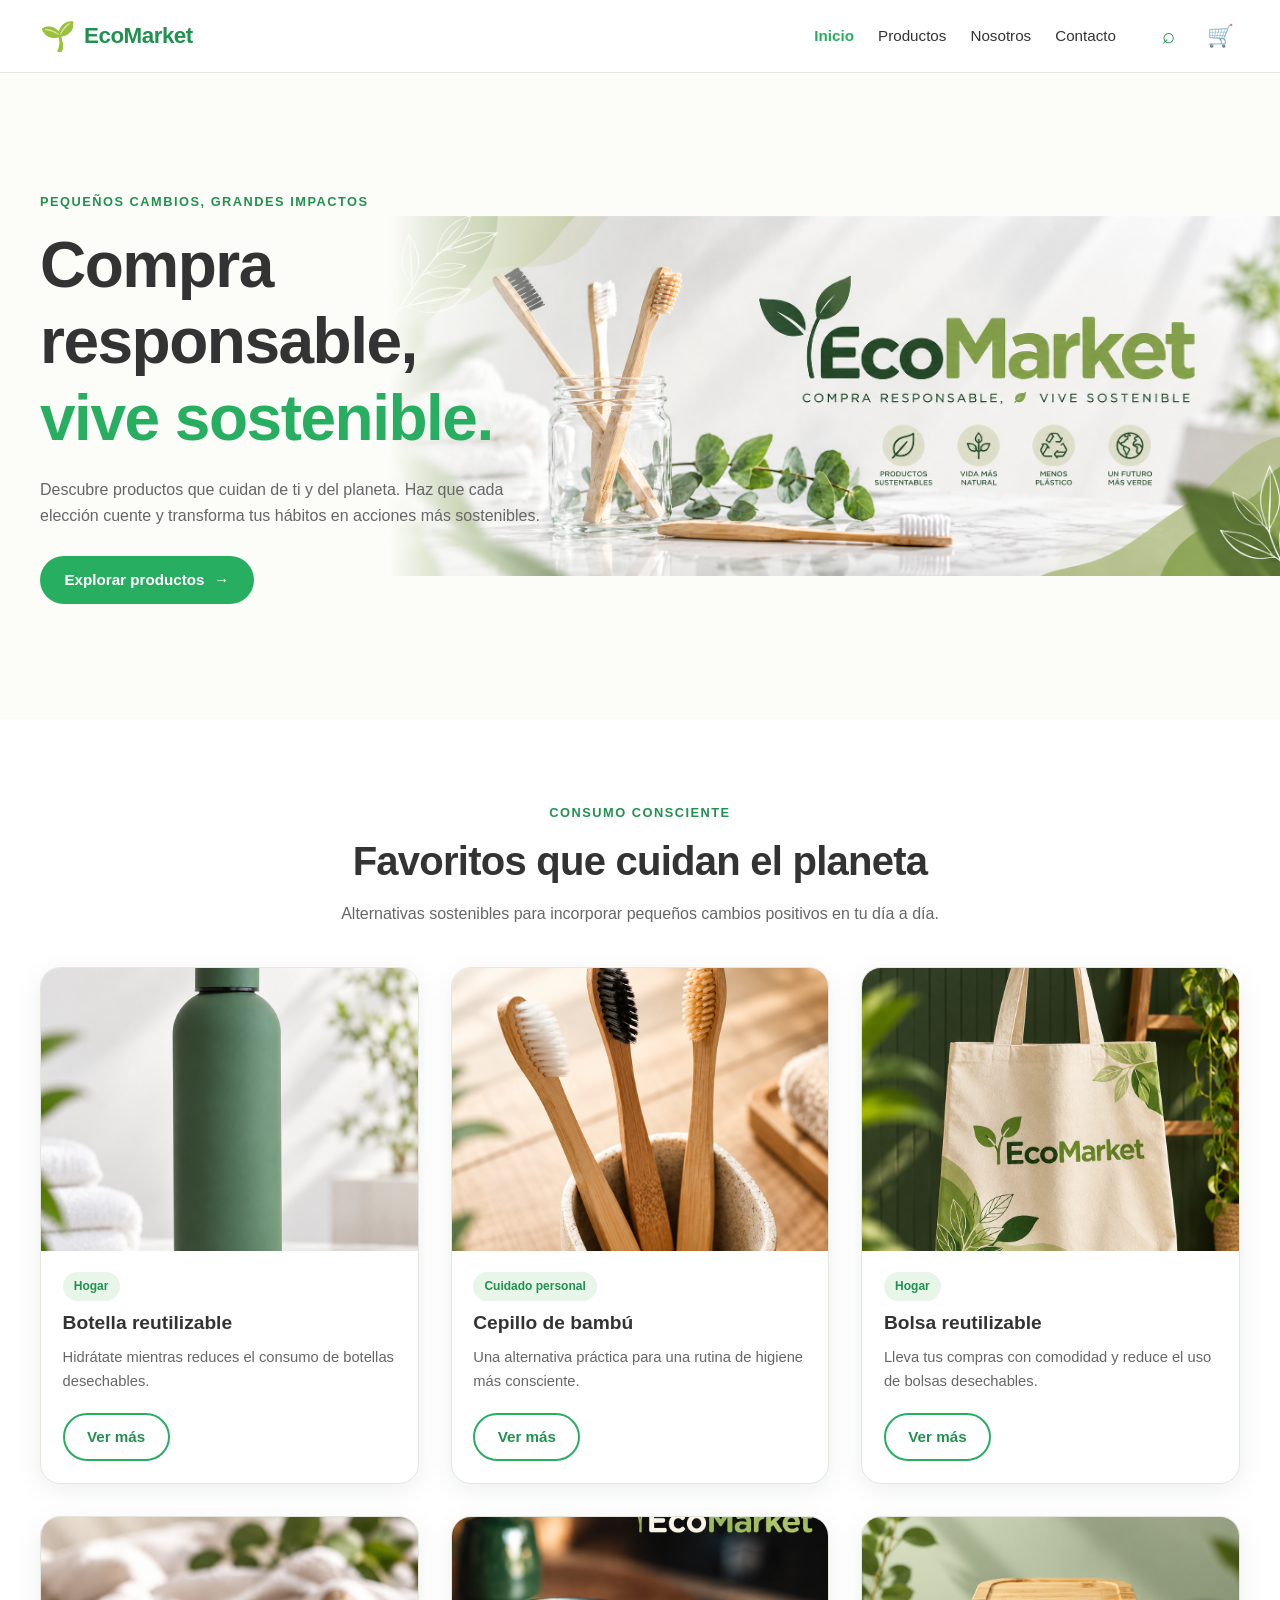
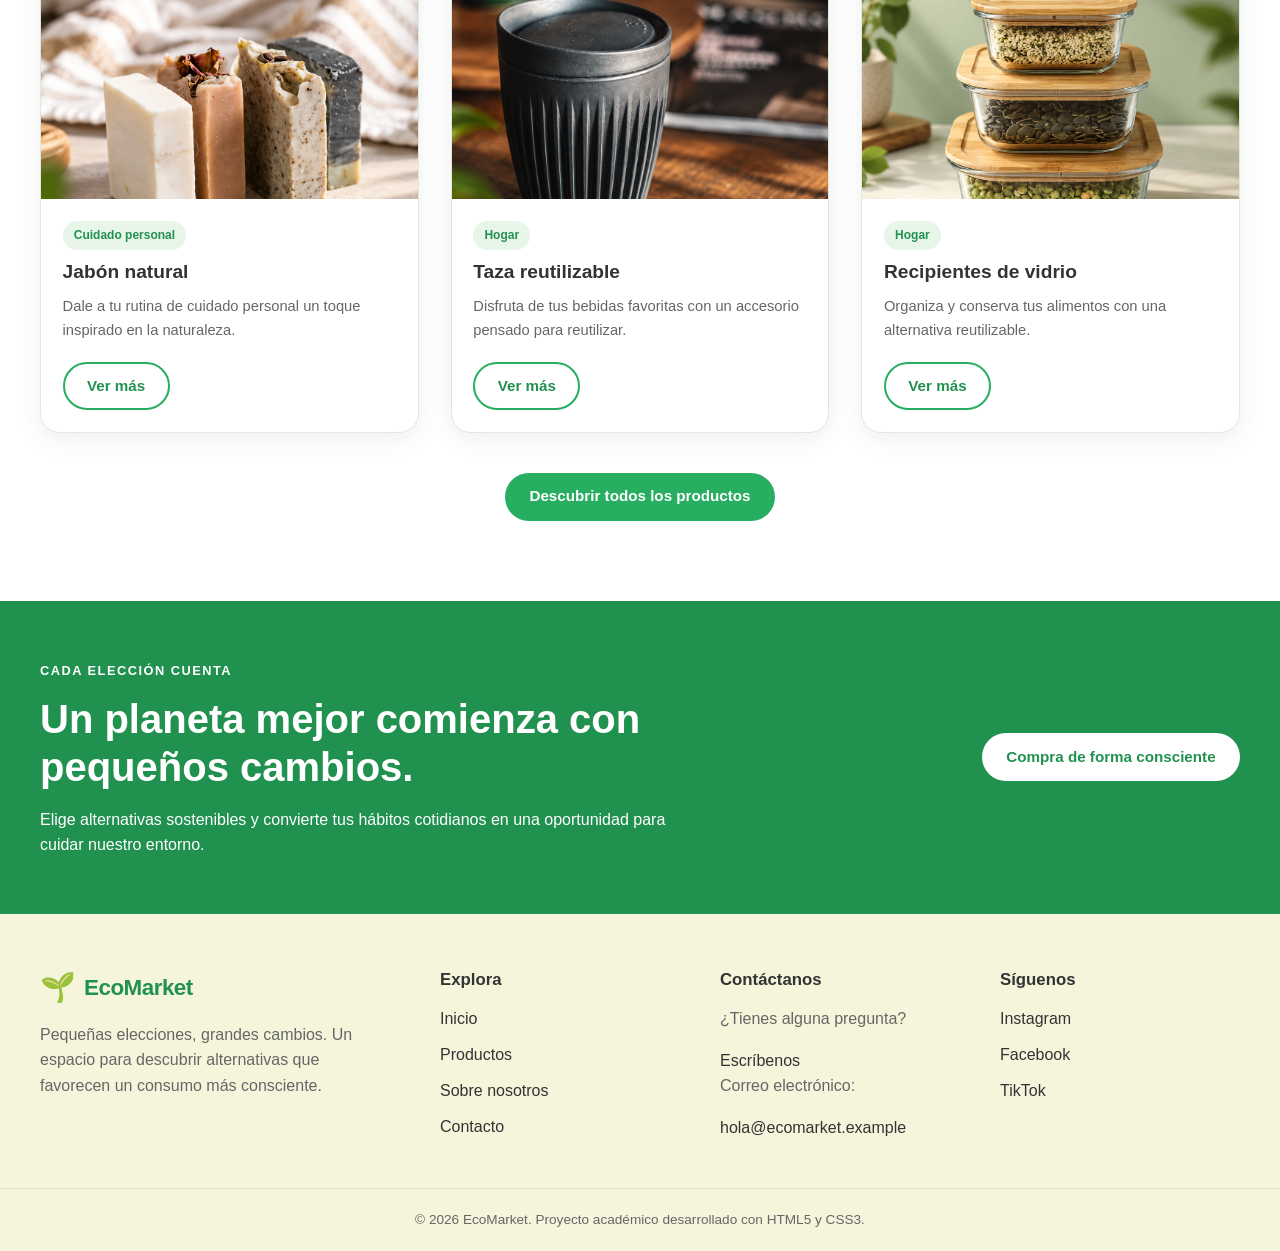
<file: index.html>
<!DOCTYPE html>
<html lang="es">

<head>
    <meta charset="UTF-8">
    <meta name="viewport" content="width=device-width, initial-scale=1.0">
    <meta name="description"
        content="Descubre EcoMarket, tu tienda de productos ecológicos, reutilizables y sostenibles. Compra responsable, vive sostenible.">

    <title>EcoMarket | Compra responsable, vive sostenible</title>

    <!-- Hojas de estilo -->
     <link rel="stylesheet" href="css/main.css">
     <link rel="stylesheet" href="css/layout.css">
     <link rel="stylesheet" href="css/components.css">
     <link rel="stylesheet" href="css/animations.css">

</head>
<body>
    
     <!-- ENCABEZADO -->
      <header class="header">
            <div class="container header__content">

                <a href="index.html" class="logo" aria-label="EcoMarket, página de inicio">
                    <span class="logo__icon" aria-hidden="true">🌱</span>
                    <span class="logo__text">EcoMarket</span>
                </a>

                <nav class="nav" aria-label="Navegación principal">
                    <ul class="nav__list">
                        <li>
                            <a href="index.html" class="nav__link nav__link--active">
                                Inicio
                            </a>
                        </li>

                        <li>
                        <a href="views/productos.html" class="nav__link">
                            Productos
                        </a>
                    </li>

                    <li>
                        <a href="views/sobre-nosotros.html" class="nav__link">
                            Nosotros
                        </a>
                    </li>

                    <li>
                        <a href="views/contacto.html" class="nav__link">
                            Contacto
                        </a>
                    </li>
                </ul>
            </nav>

            <div class="header__actions">
                <a href="views/productos.html"
                    class="header__icon"
                    aria-label="Buscar productos">
                    <span aria-hidden="true">⌕</span>
                </a>

                <a href="views/productos.html"
                    class="header__icon"
                    aria-label="Ver productos y opciones de compra">
                    <span aria-hidden="true">🛒</span>
                </a>
            </div>

        </div>
    </header>


    <!-- CONTENIDO PRINCIPAL -->
    <main>

        <!-- BANNER PRINCIPAL -->
        <section class="hero">
            <div class="container hero__content">

                <div class="hero__text">
                    <span class="hero__eyebrow">
                        PEQUEÑOS CAMBIOS, GRANDES IMPACTOS
                    </span>

                    <h1>
                        Compra responsable,<br>
                        <span>vive sostenible.</span>
                    </h1>

                    <p>
                        Descubre productos que cuidan de ti y del planeta.
                        Haz que cada elección cuente y transforma tus hábitos
                        en acciones más sostenibles.
                    </p>

                    <a href="views/productos.html" class="btn btn--primary">
                        Explorar productos
                        <span aria-hidden="true">→</span>
                    </a>
                </div>

                <div class="hero__image">
                    <img
                        src="img/hero/banner-ecologico.png"
                        alt="Selección de productos ecológicos y reutilizables">
                </div>

            </div>
        </section>


        <!-- PRODUCTOS DESTACADOS -->
        <section class="featured section">
            <div class="container">

                <div class="section__heading">
                    <span class="section__eyebrow">CONSUMO CONSCIENTE</span>

                    <h2>Favoritos que cuidan el planeta</h2>

                    <p>
                        Alternativas sostenibles para incorporar pequeños
                        cambios positivos en tu día a día.
                    </p>
                </div>

                <div class="product-grid">

                    <!-- PRODUCTO 1 -->
                    <article class="product-card">

                        <div class="product-card__image">
                            <img
                                src="img/products/botella-reutilizable.png"
                                alt="Botella reutilizable para llevar agua">
                        </div>

                        <div class="product-card__content">
                            <span class="product-card__category">Hogar</span>

                            <h3>Botella reutilizable</h3>

                            <p>
                                Hidrátate mientras reduces el consumo
                                de botellas desechables.
                            </p>

                            <a href="views/productos.html" class="btn btn--outline">
                                Ver más
                            </a>
                        </div>

                    </article>


                    <!-- PRODUCTO 2 -->
                    <article class="product-card">

                        <div class="product-card__image">
                            <img
                                src="img/products/cepillo-bambu.png"
                                alt="Cepillo dental elaborado con bambú">
                        </div>

                        <div class="product-card__content">
                            <span class="product-card__category">
                                Cuidado personal
                            </span>

                            <h3>Cepillo de bambú</h3>

                            <p>
                                Una alternativa práctica para una rutina
                                de higiene más consciente.
                            </p>

                            <a href="views/productos.html" class="btn btn--outline">
                                Ver más
                            </a>
                        </div>

                    </article>


                    <!-- PRODUCTO 3 -->
                    <article class="product-card">

                        <div class="product-card__image">
                            <img
                                src="img/products/bolsa-tela.png"
                                alt="Bolsa reutilizable de tela">
                        </div>

                        <div class="product-card__content">
                            <span class="product-card__category">Hogar</span>

                            <h3>Bolsa reutilizable</h3>

                            <p>
                                Lleva tus compras con comodidad y reduce
                                el uso de bolsas desechables.
                            </p>

                            <a href="views/productos.html" class="btn btn--outline">
                                Ver más
                            </a>
                        </div>

                    </article>


                    <!-- PRODUCTO 4 -->
                    <article class="product-card">

                        <div class="product-card__image">
                            <img
                                src="img/products/jabon-natural.png"
                                alt="Jabón natural para el cuidado de la piel">
                        </div>

                        <div class="product-card__content">
                            <span class="product-card__category">
                                Cuidado personal
                            </span>

                            <h3>Jabón natural</h3>

                            <p>
                                Dale a tu rutina de cuidado personal
                                un toque inspirado en la naturaleza.
                            </p>

                            <a href="views/productos.html" class="btn btn--outline">
                                Ver más
                            </a>
                        </div>

                    </article>


                    <!-- PRODUCTO 5 -->
                    <article class="product-card">

                        <div class="product-card__image">
                            <img
                                src="img/products/taza-reutilizable.png"
                                alt="Taza reutilizable para bebidas">
                        </div>

                        <div class="product-card__content">
                            <span class="product-card__category">Hogar</span>

                            <h3>Taza reutilizable</h3>

                            <p>
                                Disfruta de tus bebidas favoritas con
                                un accesorio pensado para reutilizar.
                            </p>

                            <a href="views/productos.html" class="btn btn--outline">
                                Ver más
                            </a>
                        </div>

                    </article>


                    <!-- PRODUCTO 6 -->
                    <article class="product-card">

                        <div class="product-card__image">
                            <img
                                src="img/products/recipientes-vidrio.png"
                                alt="Recipientes de vidrio para conservar alimentos">
                        </div>

                        <div class="product-card__content">
                            <span class="product-card__category">Hogar</span>

                            <h3>Recipientes de vidrio</h3>

                            <p>
                                Organiza y conserva tus alimentos
                                con una alternativa reutilizable.
                            </p>

                            <a href="views/productos.html" class="btn btn--outline">
                                Ver más
                            </a>
                        </div>

                    </article>

                </div>

                <div class="featured__action">
                    <a href="views/productos.html" class="btn btn--primary">
                        Descubrir todos los productos
                    </a>
                </div>

            </div>
        </section>


        <!-- LLAMADO A LA ACCIÓN -->
        <section class="eco-message">
            <div class="container eco-message__content">

                <div>
                    <span class="section__eyebrow">
                        CADA ELECCIÓN CUENTA
                    </span>

                    <h2>Un planeta mejor comienza con pequeños cambios.</h2>

                    <p>
                        Elige alternativas sostenibles y convierte tus
                        hábitos cotidianos en una oportunidad para cuidar
                        nuestro entorno.
                    </p>
                </div>

                <a href="views/productos.html" class="btn btn--light">
                    Compra de forma consciente
                </a>

            </div>
        </section>

    </main>


    <!-- PIE DE PÁGINA -->
    <footer class="footer">
        <div class="container footer__content">

            <div class="footer__brand">

                <a href="index.html" class="logo logo--footer">
                    <span class="logo__icon" aria-hidden="true">🌱</span>
                    <span class="logo__text">EcoMarket</span>
                </a>

                <p>
                    Pequeñas elecciones, grandes cambios.
                    Un espacio para descubrir alternativas
                    que favorecen un consumo más consciente.
                </p>

            </div>


            <div class="footer__column">
                <h2>Explora</h2>

                <ul>
                    <li>
                        <a href="index.html">Inicio</a>
                    </li>

                    <li>
                        <a href="views/productos.html">Productos</a>
                    </li>

                    <li>
                        <a href="views/sobre-nosotros.html">Sobre nosotros</a>
                    </li>

                    <li>
                        <a href="views/contacto.html">Contacto</a>
                    </li>
                </ul>
            </div>


            <div class="footer__column">
                <h2>Contáctanos</h2>

                <p>¿Tienes alguna pregunta?</p>

                <a href="views/contacto.html">
                    Escríbenos
                </a>

                <p>Correo electrónico:</p>

                <a href="mailto:hola@ecomarket.example">
                    hola@ecomarket.example
                </a>
            </div>


            <div class="footer__column">
                <h2>Síguenos</h2>

                <div class="footer__social">
                    <a href="https://www.instagram.com/"
                        target="_blank"
                        rel="noopener noreferrer">
                        Instagram
                    </a>

                    <a href="https://www.facebook.com/"
                        target="_blank"
                        rel="noopener noreferrer">
                        Facebook
                    </a>

                    <a href="https://www.tiktok.com/"
                        target="_blank"
                        rel="noopener noreferrer">
                        TikTok
                    </a>
                </div>

            </div>

        </div>

        <div class="footer__bottom">
            <div class="container">
                <p>
                    &copy; 2026 EcoMarket. Proyecto académico desarrollado
                    con HTML5 y CSS3.
                </p>
            </div>
        </div>

    </footer>

</body>

</html>
</file>
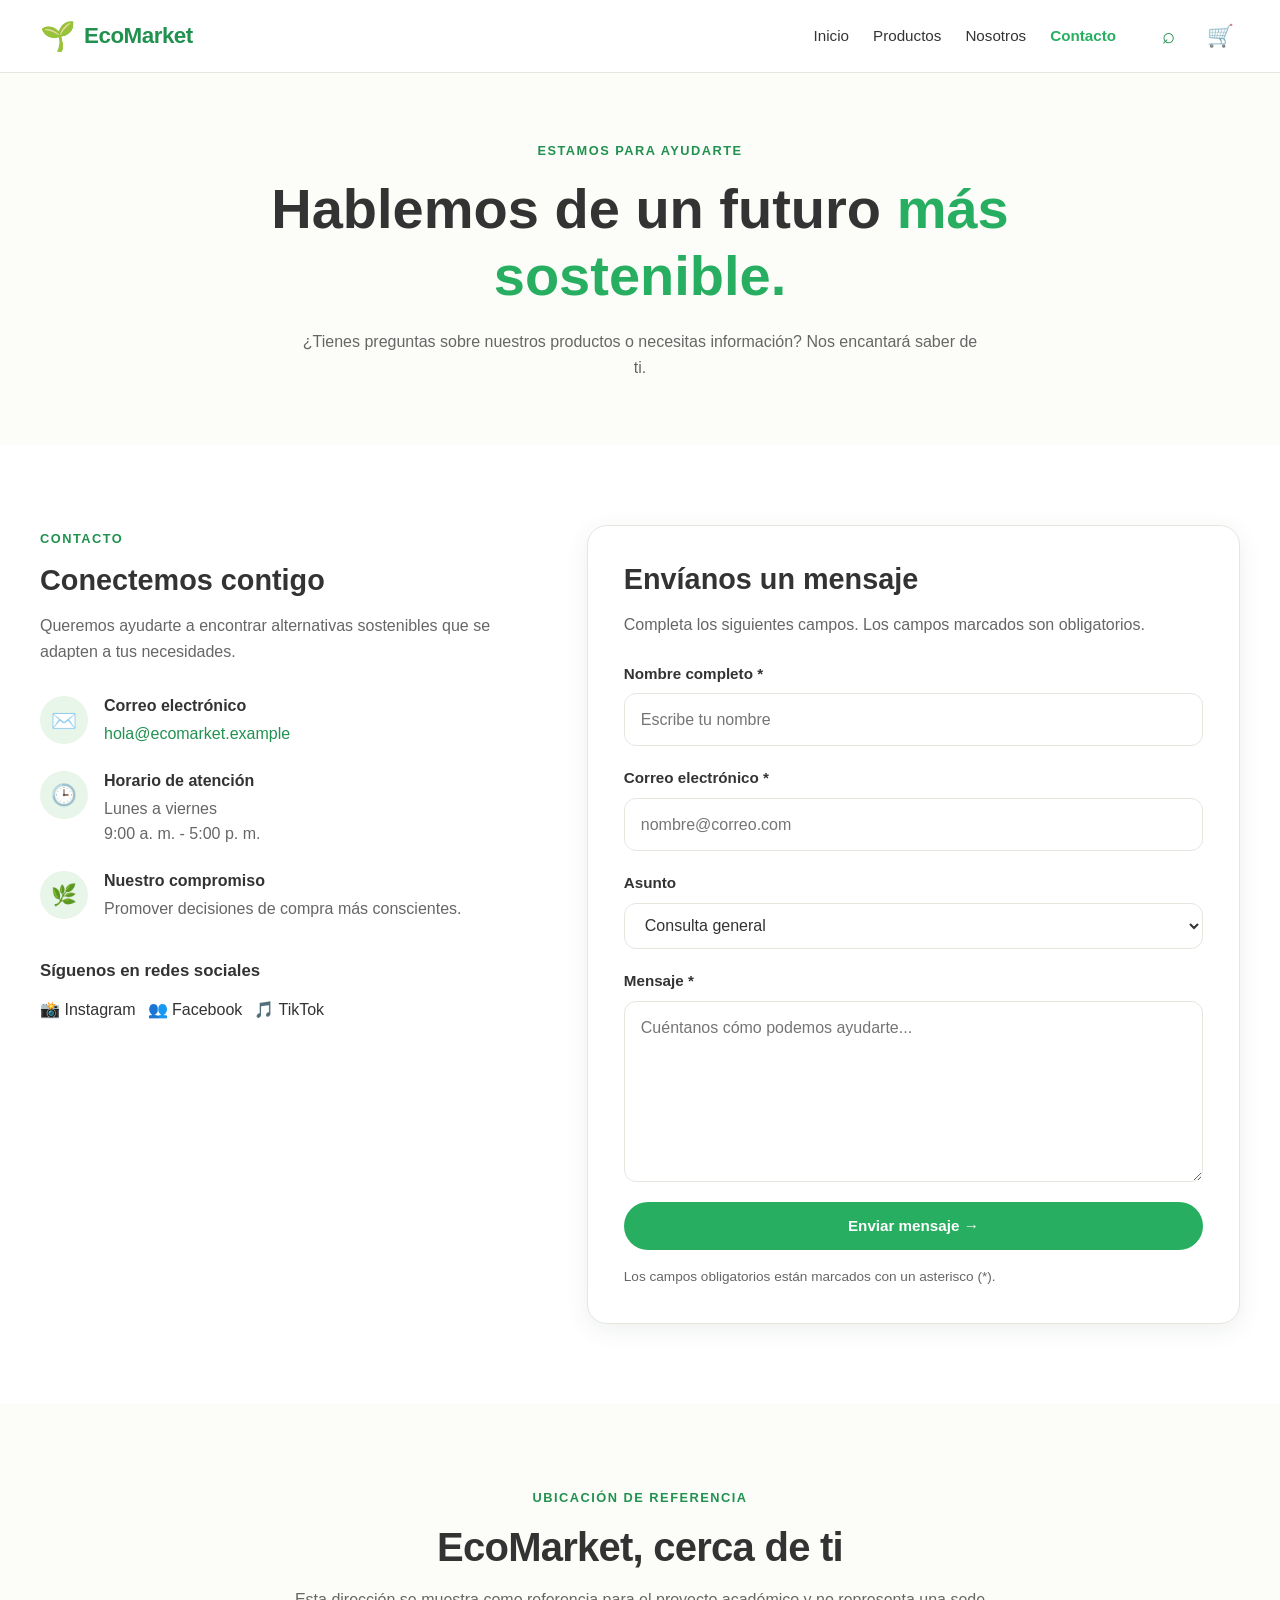
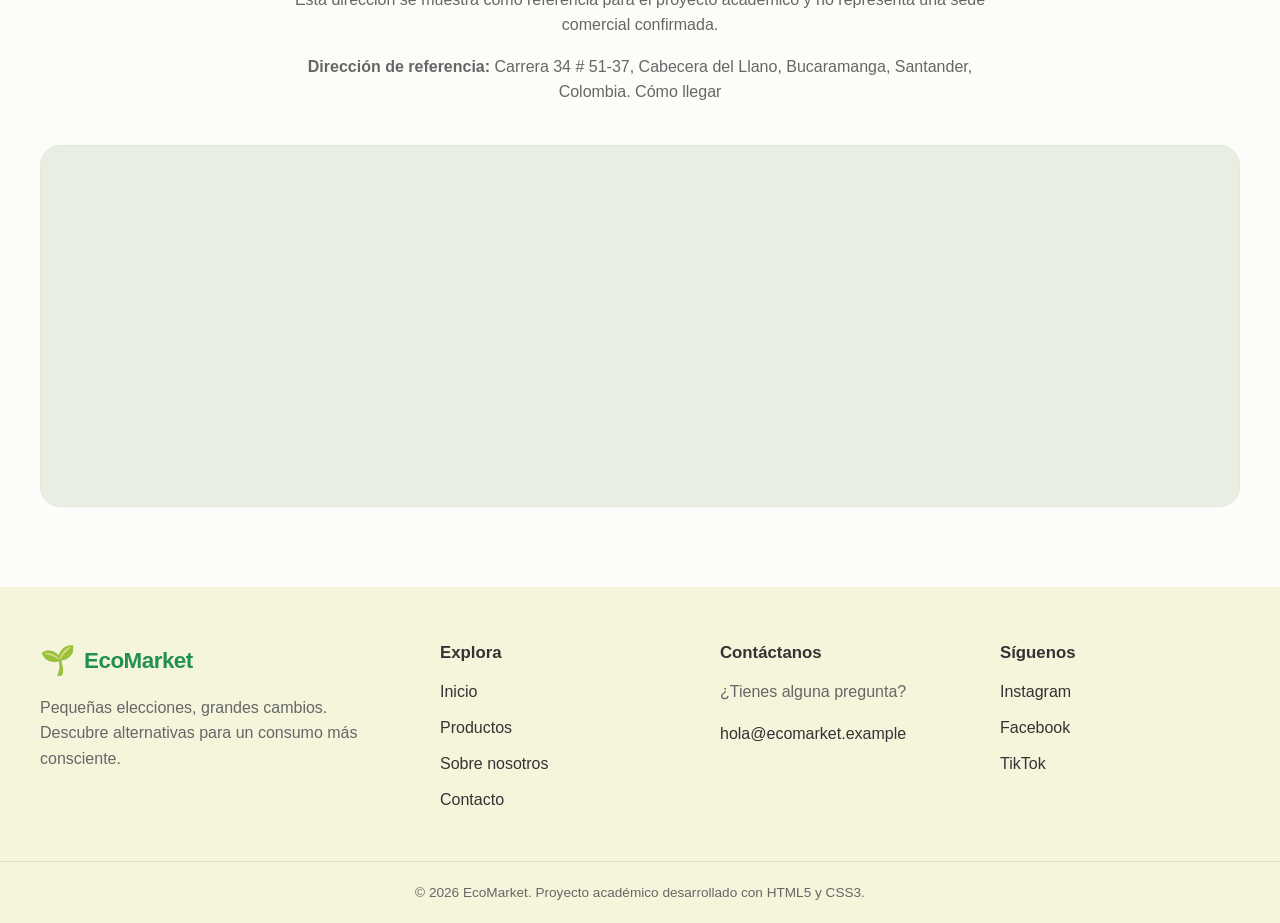
<file: views/contacto.html>
<!DOCTYPE html>
<html lang="es">

<head>
    <meta charset="UTF-8">
    <meta name="viewport" content="width=device-width, initial-scale=1.0">

    <meta name="description"
        content="Contacta con EcoMarket para resolver tus dudas sobre nuestros productos ecológicos y sostenibles.">

    <title>Contacto | EcoMarket</title>

    <!-- Hojas de estilo -->
    <link rel="stylesheet" href="../css/main.css">
    <link rel="stylesheet" href="../css/layout.css">
    <link rel="stylesheet" href="../css/components.css">
    <link rel="stylesheet" href="../css/animations.css">
</head>

<body>

    <!-- ENCABEZADO -->

    <header class="header">

        <div class="container header__content">

            <a href="../index.html"
                class="logo"
                aria-label="EcoMarket, página de inicio">

                <span class="logo__icon" aria-hidden="true">🌱</span>
                <span class="logo__text">EcoMarket</span>

            </a>

            <nav class="nav" aria-label="Navegación principal">

                <ul class="nav__list">

                    <li>
                        <a href="../index.html" class="nav__link">
                            Inicio
                        </a>
                    </li>

                    <li>
                        <a href="productos.html" class="nav__link">
                            Productos
                        </a>
                    </li>

                    <li>
                        <a href="sobre-nosotros.html" class="nav__link">
                            Nosotros
                        </a>
                    </li>

                    <li>
                        <a href="contacto.html"
                            class="nav__link nav__link--active"
                            aria-current="page">
                            Contacto
                        </a>
                    </li>

                </ul>

            </nav>

            <div class="header__actions">

                <a href="productos.html"
                    class="header__icon"
                    aria-label="Explorar productos">
                    ⌕
                </a>

                <a href="productos.html"
                    class="header__icon"
                    aria-label="Ver catálogo">
                    🛒
                </a>

            </div>

        </div>

    </header>


    <!-- CONTENIDO PRINCIPAL -->

    <main>

        <!-- PRESENTACIÓN -->

        <section class="contact-hero">

            <div class="container contact-hero__content">

                <span class="section__eyebrow">
                    ESTAMOS PARA AYUDARTE
                </span>

                <h1>
                    Hablemos de un futuro
                    <span>más sostenible.</span>
                </h1>

                <p>
                    ¿Tienes preguntas sobre nuestros productos o necesitas
                    información? Nos encantará saber de ti.
                </p>

            </div>

        </section>


        <!-- FORMULARIO E INFORMACIÓN -->

        <section class="container contact-layout">

            <!-- INFORMACIÓN DE CONTACTO -->

            <div class="contact-info">

                <span class="section__eyebrow">
                    CONTACTO
                </span>

                <h2>Conectemos contigo</h2>

                <p>
                    Queremos ayudarte a encontrar alternativas sostenibles
                    que se adapten a tus necesidades.
                </p>


                <article class="contact-info__item">

                    <span class="contact-info__icon"
                        aria-hidden="true">
                        ✉️
                    </span>

                    <div>
                        <h3>Correo electrónico</h3>

                        <a href="mailto:hola@ecomarket.example">
                            hola@ecomarket.example
                        </a>
                    </div>

                </article>


                <article class="contact-info__item">

                    <span class="contact-info__icon"
                        aria-hidden="true">
                        🕒
                    </span>

                    <div>
                        <h3>Horario de atención</h3>

                        <p>
                            Lunes a viernes<br>
                            9:00 a. m. - 5:00 p. m.
                        </p>
                    </div>

                </article>


                <article class="contact-info__item">

                    <span class="contact-info__icon"
                        aria-hidden="true">
                        🌿
                    </span>

                    <div>
                        <h3>Nuestro compromiso</h3>

                        <p>
                            Promover decisiones de compra más conscientes.
                        </p>
                    </div>

                </article>


                <!-- REDES SOCIALES -->

                <div class="contact-social">

                    <h3>Síguenos en redes sociales</h3>

                    <div class="contact-social__links">

                        <a href="https://www.instagram.com/"
                            target="_blank"
                            rel="noopener noreferrer"
                            aria-label="Instagram de EcoMarket">

                            <span aria-hidden="true">📸</span>
                            Instagram

                        </a>

                        <a href="https://www.facebook.com/"
                            target="_blank"
                            rel="noopener noreferrer"
                            aria-label="Facebook de EcoMarket">

                            <span aria-hidden="true">👥</span>
                            Facebook

                        </a>

                        <a href="https://www.tiktok.com/"
                            target="_blank"
                            rel="noopener noreferrer"
                            aria-label="TikTok de EcoMarket">

                            <span aria-hidden="true">🎵</span>
                            TikTok

                        </a>

                    </div>

                </div>

            </div>


            <!-- FORMULARIO -->

            <div class="contact-form-panel">

                <h2>Envíanos un mensaje</h2>

                <p class="contact-form__intro">
                    Completa los siguientes campos. Los campos marcados
                    son obligatorios.
                </p>

                <form class="contact-form" action="#" method="get">

                    <div class="form-group">

                        <label for="nombre">
                            Nombre completo *
                        </label>

                        <input
                            class="form-control"
                            type="text"
                            id="nombre"
                            name="nombre"
                            placeholder="Escribe tu nombre"
                            autocomplete="name"
                            minlength="2"
                            required>

                    </div>


                    <div class="form-group">

                        <label for="email">
                            Correo electrónico *
                        </label>

                        <input
                            class="form-control"
                            type="email"
                            id="email"
                            name="email"
                            placeholder="nombre@correo.com"
                            autocomplete="email"
                            required>

                    </div>


                    <div class="form-group">

                        <label for="asunto">
                            Asunto
                        </label>

                        <select
                            class="form-control"
                            id="asunto"
                            name="asunto">

                            <option value="consulta">
                                Consulta general
                            </option>

                            <option value="productos">
                                Información sobre productos
                            </option>

                            <option value="sostenibilidad">
                                Sostenibilidad
                            </option>

                            <option value="otro">
                                Otro asunto
                            </option>

                        </select>

                    </div>


                    <div class="form-group">

                        <label for="mensaje">
                            Mensaje *
                        </label>

                        <textarea
                            class="form-control"
                            id="mensaje"
                            name="mensaje"
                            rows="6"
                            minlength="10"
                            placeholder="Cuéntanos cómo podemos ayudarte..."
                            required></textarea>

                    </div>


                    <button
                        class="btn btn--primary contact-form__submit"
                        type="submit">

                        Enviar mensaje →

                    </button>

                    <p class="contact-form__note">
                        Los campos obligatorios están marcados con un
                        asterisco (*).
                    </p>

                </form>

            </div>

        </section>


        <!-- MAPA DE UBICACIÓN DE REFERENCIA -->

        <section class="contact-location section">

            <div class="container">

                <div class="section__heading">

                    <span class="section__eyebrow">
                        UBICACIÓN DE REFERENCIA
                    </span>

                    <h2>EcoMarket, cerca de ti</h2>

                    <p>
                        Esta dirección se muestra como referencia para el proyecto académico y no representa una sede comercial confirmada.
                    </p>

                    <p>
                        <strong>Dirección de referencia:</strong>
                        Carrera 34 # 51-37, Cabecera del Llano, Bucaramanga, Santander, Colombia.
                        <a href="https://www.google.com/maps/search/?api=1&amp;query=Carrera+34+%2351-37%2C+Cabecera+del+Llano%2C+Bucaramanga%2C+Santander%2C+Colombia"
                            target="_blank"
                            rel="noopener noreferrer">
                            Cómo llegar
                        </a>
                    </p>

                </div>

                <div class="contact-map">
                    <iframe
                        src="https://www.google.com/maps?q=Carrera+34+%2351-37%2C+Cabecera+del+Llano%2C+Bucaramanga%2C+Santander%2C+Colombia&amp;output=embed"
                        title="Mapa de Google Maps: Carrera 34 # 51-37, Cabecera del Llano, Bucaramanga"
                        style="display: block; width: 100%; height: 360px; border: 0;"
                        loading="lazy"
                        referrerpolicy="strict-origin-when-cross-origin"
                        allowfullscreen>
                    </iframe>
                </div>

            </div>

        </section>

    </main>


    <!-- PIE DE PÁGINA -->

    <footer class="footer">

        <div class="container footer__content">

            <div class="footer__brand">

                <a href="../index.html" class="logo logo--footer">

                    <span class="logo__icon" aria-hidden="true">🌱</span>
                    <span class="logo__text">EcoMarket</span>

                </a>

                <p>
                    Pequeñas elecciones, grandes cambios.
                    Descubre alternativas para un consumo más consciente.
                </p>

            </div>


            <div class="footer__column">

                <h2>Explora</h2>

                <ul>
                    <li><a href="../index.html">Inicio</a></li>
                    <li><a href="productos.html">Productos</a></li>
                    <li><a href="sobre-nosotros.html">Sobre nosotros</a></li>
                    <li><a href="contacto.html">Contacto</a></li>
                </ul>

            </div>


            <div class="footer__column">

                <h2>Contáctanos</h2>

                <p>¿Tienes alguna pregunta?</p>

                <a href="mailto:hola@ecomarket.example">
                    hola@ecomarket.example
                </a>

            </div>


            <div class="footer__column">

                <h2>Síguenos</h2>

                <div class="footer__social">

                    <a href="https://www.instagram.com/"
                        target="_blank"
                        rel="noopener noreferrer">
                        Instagram
                    </a>

                    <a href="https://www.facebook.com/"
                        target="_blank"
                        rel="noopener noreferrer">
                        Facebook
                    </a>

                    <a href="https://www.tiktok.com/"
                        target="_blank"
                        rel="noopener noreferrer">
                        TikTok
                    </a>

                </div>

            </div>

        </div>


        <div class="footer__bottom">

            <div class="container">

                <p>
                    &copy; 2026 EcoMarket. Proyecto académico
                    desarrollado con HTML5 y CSS3.
                </p>

            </div>

        </div>

    </footer>

</body>

</html>
</file>
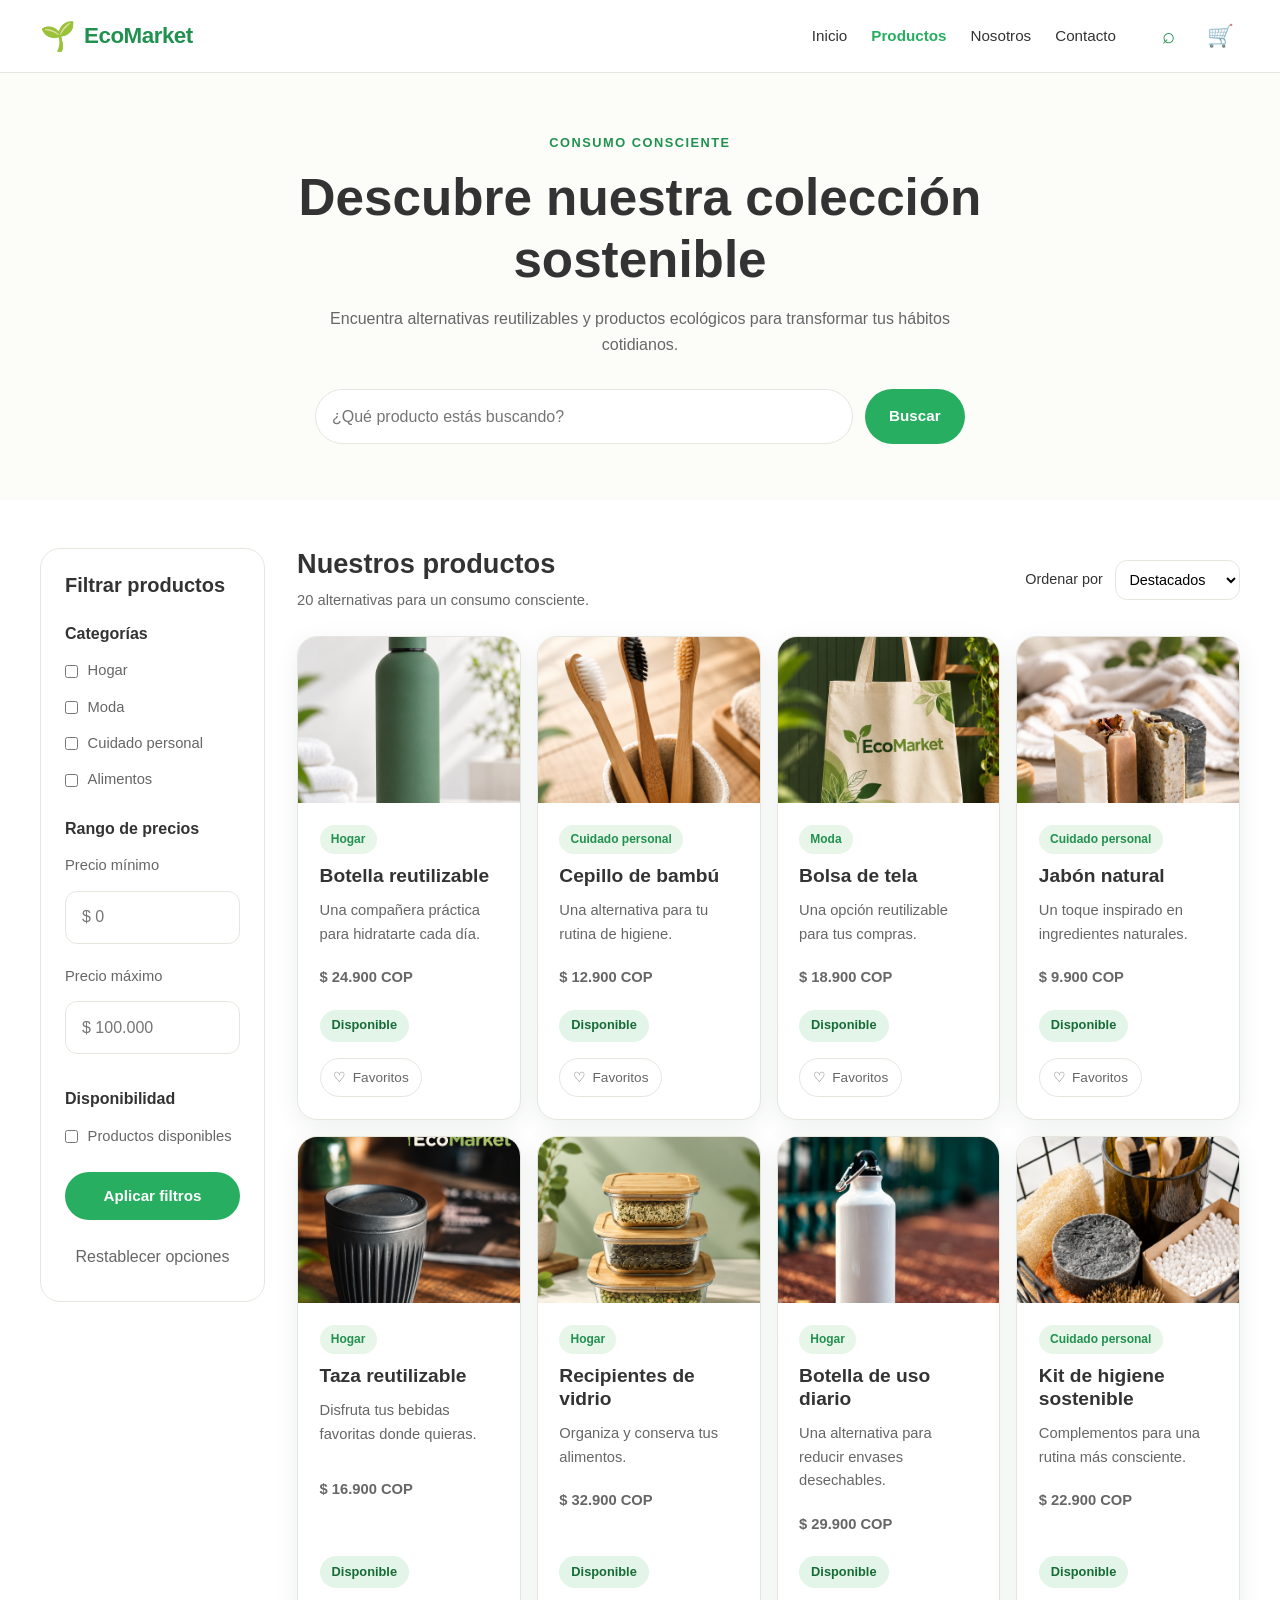
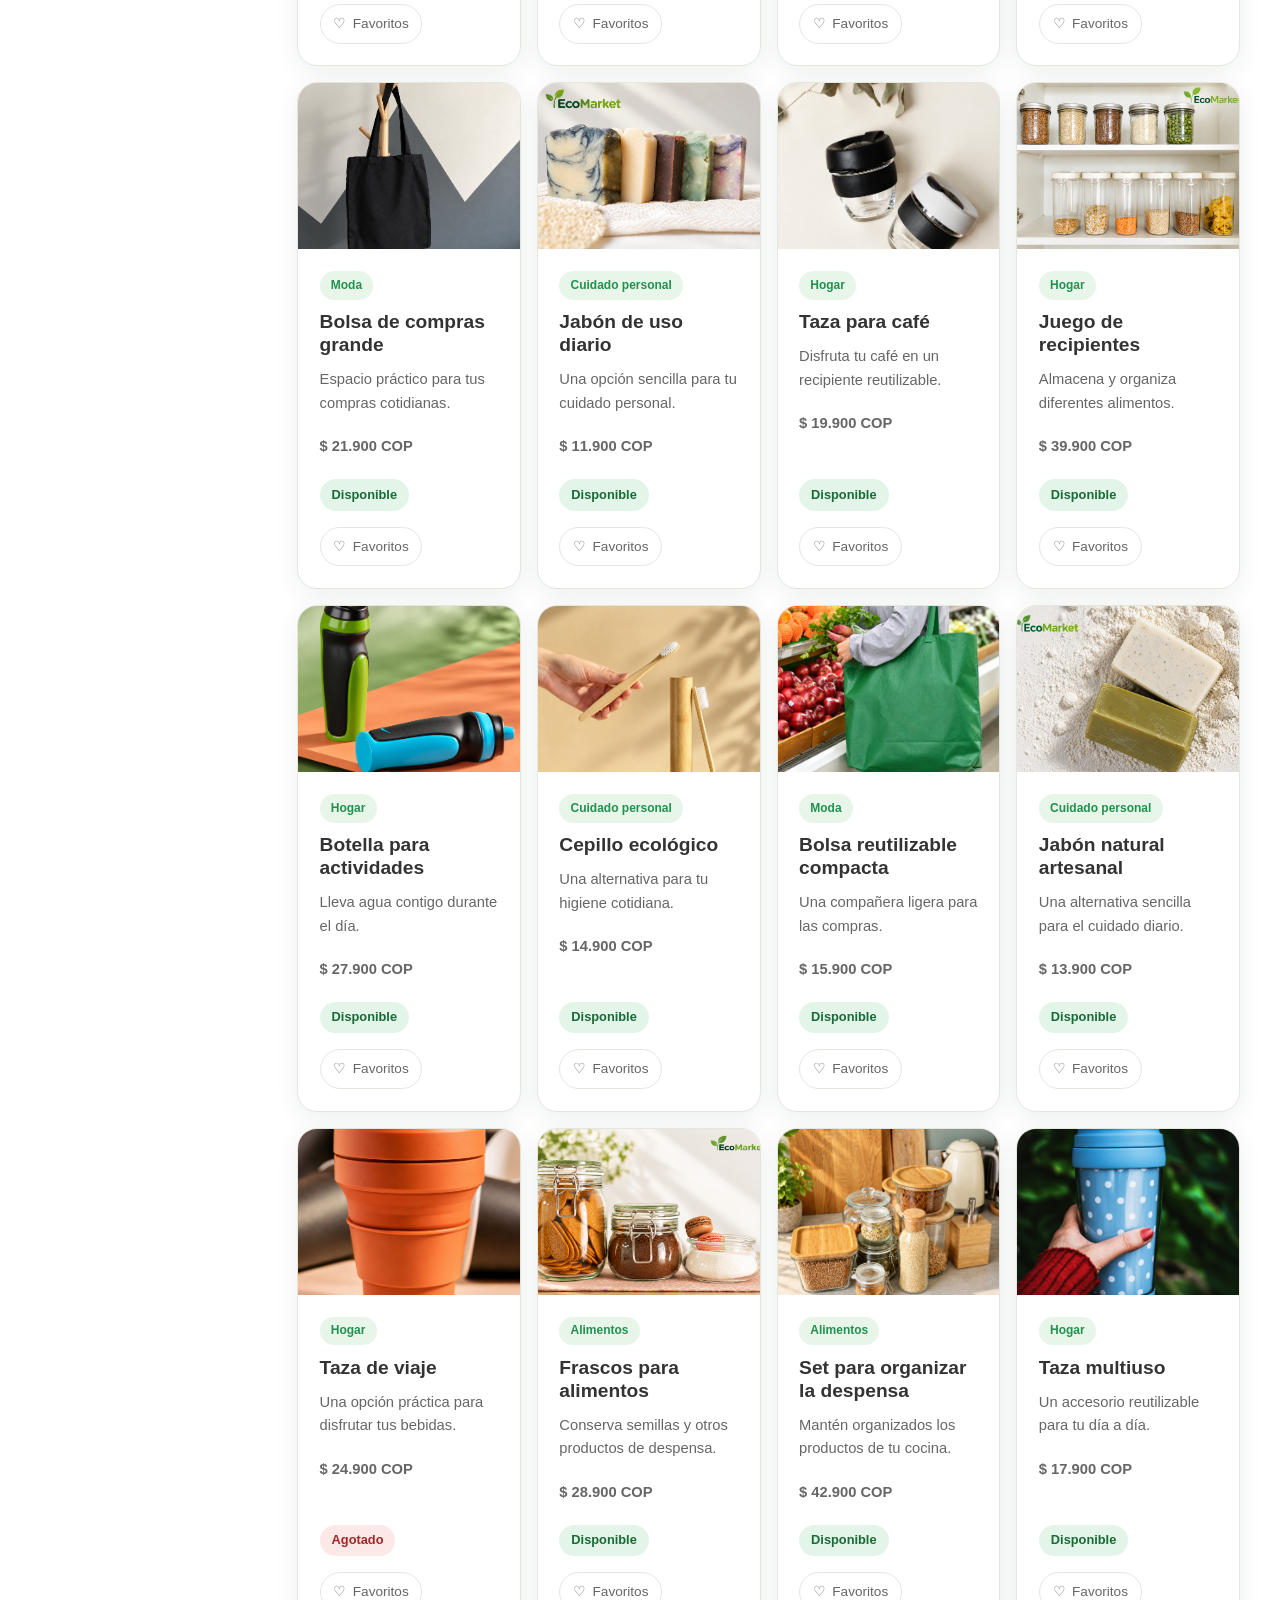
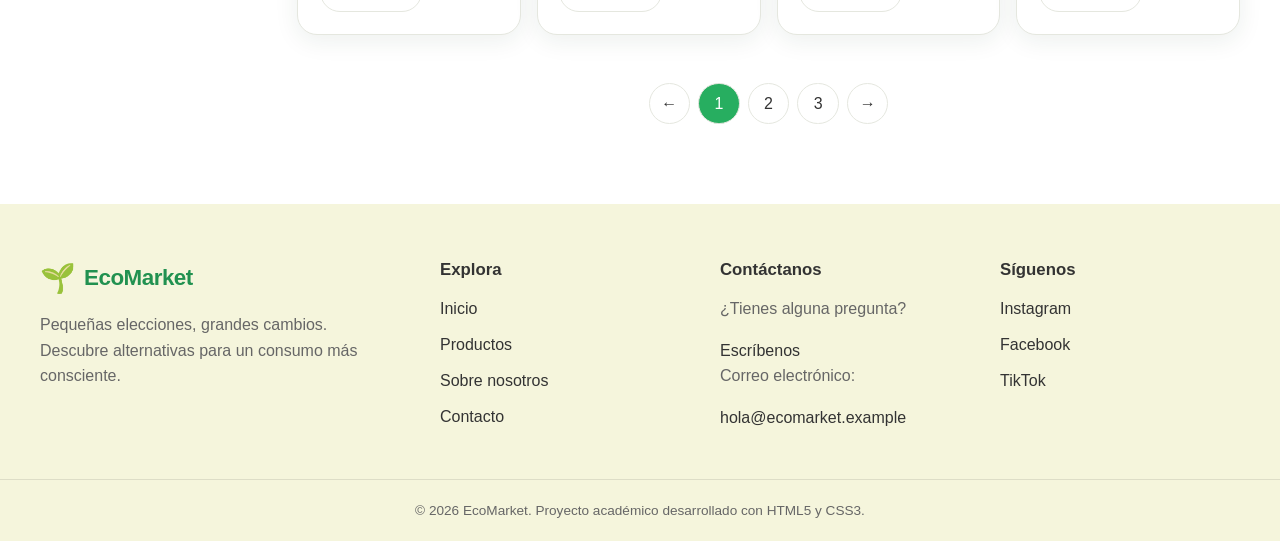
<file: views/productos.html>
<!DOCTYPE html>
<html lang="es">

<head>
    <meta charset="UTF-8">
    <meta name="viewport" content="width=device-width, initial-scale=1.0">

    <meta name="description"
        content="Explora el catálogo de EcoMarket y descubre productos ecológicos, reutilizables y sostenibles para tu hogar y tu día a día.">

    <title>Productos | EcoMarket</title>

    <link rel="stylesheet" href="../css/main.css">
    <link rel="stylesheet" href="../css/layout.css">
    <link rel="stylesheet" href="../css/components.css">
    <link rel="stylesheet" href="../css/animations.css">
</head>

<body>

    <!-- ENCABEZADO -->

    <header class="header">
        <div class="container header__content">

            <a href="../index.html"
                class="logo"
                aria-label="EcoMarket, página de inicio">

                <span class="logo__icon" aria-hidden="true">🌱</span>
                <span class="logo__text">EcoMarket</span>

            </a>

            <nav class="nav" aria-label="Navegación principal">

                <ul class="nav__list">

                    <li>
                        <a href="../index.html" class="nav__link">
                            Inicio
                        </a>
                    </li>

                    <li>
                        <a href="productos.html"
                            class="nav__link nav__link--active"
                            aria-current="page">
                            Productos
                        </a>
                    </li>

                    <li>
                        <a href="sobre-nosotros.html" class="nav__link">
                            Nosotros
                        </a>
                    </li>

                    <li>
                        <a href="contacto.html" class="nav__link">
                            Contacto
                        </a>
                    </li>

                </ul>

            </nav>

            <div class="header__actions">

                <a href="#buscador"
                    class="header__icon"
                    aria-label="Ir al buscador">
                    ⌕
                </a>

                <a href="#catalogo"
                    class="header__icon"
                    aria-label="Ver catálogo">
                    🛒
                </a>

            </div>

        </div>
    </header>


    <!-- CONTENIDO PRINCIPAL -->

    <main>

        <!-- INTRODUCCIÓN DEL CATÁLOGO -->

        <section class="catalog-intro">

            <div class="container">

                <span class="section__eyebrow">
                    CONSUMO CONSCIENTE
                </span>

                <h1>Descubre nuestra colección sostenible</h1>

                <p>
                    Encuentra alternativas reutilizables y productos
                    ecológicos para transformar tus hábitos cotidianos.
                </p>

                <form class="catalog-search"
                    id="buscador"
                    role="search">

                    <label class="visually-hidden" for="product-search">
                        Buscar productos
                    </label>

                    <input
                        type="search"
                        id="product-search"
                        name="busqueda"
                        placeholder="¿Qué producto estás buscando?"
                    >

                    <button class="btn btn--primary" type="button">
                        Buscar
                    </button>

                </form>

            </div>

        </section>


        <!-- FILTROS Y PRODUCTOS -->

        <section class="container catalog-layout" id="catalogo">

            <!-- BARRA LATERAL DE FILTROS -->

            <aside class="filter-sidebar"
                aria-label="Filtros del catálogo">

                <h2>Filtrar productos</h2>

                <form class="filter-form">

                    <fieldset>
                        <legend>Categorías</legend>

                        <label>
                            <input type="checkbox" name="categoria" value="hogar">
                            Hogar
                        </label>

                        <label>
                            <input type="checkbox" name="categoria" value="moda">
                            Moda
                        </label>

                        <label>
                            <input type="checkbox"
                                name="categoria"
                                value="cuidado-personal">
                            Cuidado personal
                        </label>

                        <label>
                            <input type="checkbox"
                                name="categoria"
                                value="alimentos">
                            Alimentos
                        </label>

                    </fieldset>

                    <fieldset>
                        <legend>Rango de precios</legend>

                        <label for="precio-minimo">
                            Precio mínimo
                        </label>

                        <input
                            class="form-control"
                            type="number"
                            id="precio-minimo"
                            name="precio-minimo"
                            min="0"
                            placeholder="$ 0"
                        >

                        <label for="precio-maximo">
                            Precio máximo
                        </label>

                        <input
                            class="form-control"
                            type="number"
                            id="precio-maximo"
                            name="precio-maximo"
                            min="0"
                            placeholder="$ 100.000"
                        >

                    </fieldset>

                    <fieldset>
                        <legend>Disponibilidad</legend>

                        <label>
                            <input
                                type="checkbox"
                                name="disponibilidad"
                                value="disponible">
                            Productos disponibles
                        </label>

                    </fieldset>

                    <button class="btn btn--primary filter-submit"
                        type="button">
                        Aplicar filtros
                    </button>

                    <button class="filter-reset" type="reset">
                        Restablecer opciones
                    </button>

                </form>

            </aside>


            <!-- CATÁLOGO DE 20 PRODUCTOS -->

            <div class="catalog-results">

                <div class="catalog-toolbar">

                    <div>
                        <h2>Nuestros productos</h2>
                        <p>20 alternativas para un consumo consciente.</p>
                    </div>

                    <label class="sort-control" for="ordenar">
                        Ordenar por

                        <select id="ordenar" name="ordenar">
                            <option value="destacados">Destacados</option>
                            <option value="precio-asc">Menor precio</option>
                            <option value="precio-desc">Mayor precio</option>
                            <option value="nombre">Nombre</option>
                        </select>

                    </label>

                </div>


                <div class="catalog-grid">


                    <!-- PRODUCTO 1 -->

                    <article class="product-card catalog-card">

                        <div class="product-card__image">
                            <img
                                src="../img/products/botella-reutilizable.png"
                                alt="Botella reutilizable para agua"
                                loading="lazy">
                        </div>

                        <div class="product-card__content">

                            <span class="product-card__category">Hogar</span>

                            <h3>Botella reutilizable</h3>

                            <p>Una compañera práctica para hidratarte cada día.</p>

                            <p class="product-price">$ 24.900 COP</p>

                            <span class="badge badge--available">
                                Disponible
                            </span>

                            <input class="favorite-input"
                                type="checkbox"
                                id="favorito-1">

                            <label class="favorite-button" for="favorito-1">
                                <span aria-hidden="true">♡</span> Favoritos
                            </label>

                        </div>

                    </article>


                    <!-- PRODUCTO 2 -->

                    <article class="product-card catalog-card">

                        <div class="product-card__image">
                            <img
                                src="../img/products/cepillo-bambu.png"
                                alt="Cepillo dental de bambú"
                                loading="lazy">
                        </div>

                        <div class="product-card__content">

                            <span class="product-card__category">
                                Cuidado personal
                            </span>

                            <h3>Cepillo de bambú</h3>

                            <p>Una alternativa para tu rutina de higiene.</p>

                            <p class="product-price">$ 12.900 COP</p>

                            <span class="badge badge--available">
                                Disponible
                            </span>

                            <input class="favorite-input"
                                type="checkbox"
                                id="favorito-2">

                            <label class="favorite-button" for="favorito-2">
                                <span aria-hidden="true">♡</span> Favoritos
                            </label>

                        </div>

                    </article>


                    <!-- PRODUCTO 3 -->

                    <article class="product-card catalog-card">

                        <div class="product-card__image">
                            <img
                                src="../img/products/bolsa-tela.png"
                                alt="Bolsa reutilizable de tela"
                                loading="lazy">
                        </div>

                        <div class="product-card__content">

                            <span class="product-card__category">Moda</span>

                            <h3>Bolsa de tela</h3>

                            <p>Una opción reutilizable para tus compras.</p>

                            <p class="product-price">$ 18.900 COP</p>

                            <span class="badge badge--available">
                                Disponible
                            </span>

                            <input class="favorite-input"
                                type="checkbox"
                                id="favorito-3">

                            <label class="favorite-button" for="favorito-3">
                                <span aria-hidden="true">♡</span> Favoritos
                            </label>

                        </div>

                    </article>


                    <!-- PRODUCTO 4 -->

                    <article class="product-card catalog-card">

                        <div class="product-card__image">
                            <img
                                src="../img/products/jabon-natural.png"
                                alt="Jabón natural para el cuidado personal"
                                loading="lazy">
                        </div>

                        <div class="product-card__content">

                            <span class="product-card__category">
                                Cuidado personal
                            </span>

                            <h3>Jabón natural</h3>

                            <p>Un toque inspirado en ingredientes naturales.</p>

                            <p class="product-price">$ 9.900 COP</p>

                            <span class="badge badge--available">
                                Disponible
                            </span>

                            <input class="favorite-input"
                                type="checkbox"
                                id="favorito-4">

                            <label class="favorite-button" for="favorito-4">
                                <span aria-hidden="true">♡</span> Favoritos
                            </label>

                        </div>

                    </article>


                    <!-- PRODUCTO 5 -->

                    <article class="product-card catalog-card">

                        <div class="product-card__image">
                            <img
                                src="../img/products/taza-reutilizable.png"
                                alt="Taza reutilizable para bebidas"
                                loading="lazy">
                        </div>

                        <div class="product-card__content">

                            <span class="product-card__category">Hogar</span>

                            <h3>Taza reutilizable</h3>

                            <p>Disfruta tus bebidas favoritas donde quieras.</p>

                            <p class="product-price">$ 16.900 COP</p>

                            <span class="badge badge--available">
                                Disponible
                            </span>

                            <input class="favorite-input"
                                type="checkbox"
                                id="favorito-5">

                            <label class="favorite-button" for="favorito-5">
                                <span aria-hidden="true">♡</span> Favoritos
                            </label>

                        </div>

                    </article>


                    <!-- PRODUCTO 6 -->

                    <article class="product-card catalog-card">

                        <div class="product-card__image">
                            <img
                                src="../img/products/recipientes-vidrio.png"
                                alt="Recipientes reutilizables de vidrio"
                                loading="lazy">
                        </div>

                        <div class="product-card__content">

                            <span class="product-card__category">Hogar</span>

                            <h3>Recipientes de vidrio</h3>

                            <p>Organiza y conserva tus alimentos.</p>

                            <p class="product-price">$ 32.900 COP</p>

                            <span class="badge badge--available">
                                Disponible
                            </span>

                            <input class="favorite-input"
                                type="checkbox"
                                id="favorito-6">

                            <label class="favorite-button" for="favorito-6">
                                <span aria-hidden="true">♡</span> Favoritos
                            </label>

                        </div>

                    </article>


                    <!-- PRODUCTO 7 -->

                    <article class="product-card catalog-card">

                        <div class="product-card__image">
                            <img
                                src="../img/products/botella-uso-diario.png"
                                alt="Botella reutilizable para llevar bebidas"
                                loading="lazy">
                        </div>

                        <div class="product-card__content">

                            <span class="product-card__category">Hogar</span>

                            <h3>Botella de uso diario</h3>

                            <p>Una alternativa para reducir envases desechables.</p>

                            <p class="product-price">$ 29.900 COP</p>

                            <span class="badge badge--available">
                                Disponible
                            </span>

                            <input class="favorite-input"
                                type="checkbox"
                                id="favorito-7">

                            <label class="favorite-button" for="favorito-7">
                                <span aria-hidden="true">♡</span> Favoritos
                            </label>

                        </div>

                    </article>


                    <!-- PRODUCTO 8 -->

                    <article class="product-card catalog-card">

                        <div class="product-card__image">
                            <img
                                src="../img/products/kit-higiene-sostenible.png"
                                alt="Cepillo de bambú de uso personal"
                                loading="lazy">
                        </div>

                        <div class="product-card__content">

                            <span class="product-card__category">
                                Cuidado personal
                            </span>

                            <h3>Kit de higiene sostenible</h3>

                            <p>Complementos para una rutina más consciente.</p>

                            <p class="product-price">$ 22.900 COP</p>

                            <span class="badge badge--available">
                                Disponible
                            </span>

                            <input class="favorite-input"
                                type="checkbox"
                                id="favorito-8">

                            <label class="favorite-button" for="favorito-8">
                                <span aria-hidden="true">♡</span> Favoritos
                            </label>

                        </div>

                    </article>


                    <!-- PRODUCTO 9 -->

                    <article class="product-card catalog-card">

                        <div class="product-card__image">
                            <img
                                src="../img/products/bolsa-compras-grade.png"
                                alt="Bolsa reutilizable para mercado"
                                loading="lazy">
                        </div>

                        <div class="product-card__content">

                            <span class="product-card__category">Moda</span>

                            <h3>Bolsa de compras grande</h3>

                            <p>Espacio práctico para tus compras cotidianas.</p>

                            <p class="product-price">$ 21.900 COP</p>

                            <span class="badge badge--available">
                                Disponible
                            </span>

                            <input class="favorite-input"
                                type="checkbox"
                                id="favorito-9">

                            <label class="favorite-button" for="favorito-9">
                                <span aria-hidden="true">♡</span> Favoritos
                            </label>

                        </div>

                    </article>


                    <!-- PRODUCTO 10 -->

                    <article class="product-card catalog-card">

                        <div class="product-card__image">
                            <img
                                src="../img/products/jabon-uso-diario.png"
                                alt="Jabón natural para cuidado personal"
                                loading="lazy">
                        </div>

                        <div class="product-card__content">

                            <span class="product-card__category">
                                Cuidado personal
                            </span>

                            <h3>Jabón de uso diario</h3>

                            <p>Una opción sencilla para tu cuidado personal.</p>

                            <p class="product-price">$ 11.900 COP</p>

                            <span class="badge badge--available">
                                Disponible
                            </span>

                            <input class="favorite-input"
                                type="checkbox"
                                id="favorito-10">

                            <label class="favorite-button" for="favorito-10">
                                <span aria-hidden="true">♡</span> Favoritos
                            </label>

                        </div>

                    </article>


                    <!-- PRODUCTO 11 -->

                    <article class="product-card catalog-card">

                        <div class="product-card__image">
                            <img
                                src="../img/products/taza-cafe.png"
                                alt="Taza reutilizable para café"
                                loading="lazy">
                        </div>

                        <div class="product-card__content">

                            <span class="product-card__category">Hogar</span>

                            <h3>Taza para café</h3>

                            <p>Disfruta tu café en un recipiente reutilizable.</p>

                            <p class="product-price">$ 19.900 COP</p>

                            <span class="badge badge--available">
                                Disponible
                            </span>

                            <input class="favorite-input"
                                type="checkbox"
                                id="favorito-11">

                            <label class="favorite-button" for="favorito-11">
                                <span aria-hidden="true">♡</span> Favoritos
                            </label>

                        </div>

                    </article>


                    <!-- PRODUCTO 12 -->

                    <article class="product-card catalog-card">

                        <div class="product-card__image">
                            <img
                                src="../img/products/juego-recipientes.png"
                                alt="Juego de recipientes de vidrio"
                                loading="lazy">
                        </div>

                        <div class="product-card__content">

                            <span class="product-card__category">Hogar</span>

                            <h3>Juego de recipientes</h3>

                            <p>Almacena y organiza diferentes alimentos.</p>

                            <p class="product-price">$ 39.900 COP</p>

                            <span class="badge badge--available">
                                Disponible
                            </span>

                            <input class="favorite-input"
                                type="checkbox"
                                id="favorito-12">

                            <label class="favorite-button" for="favorito-12">
                                <span aria-hidden="true">♡</span> Favoritos
                            </label>

                        </div>

                    </article>


                    <!-- PRODUCTO 13 -->

                    <article class="product-card catalog-card">

                        <div class="product-card__image">
                            <img
                                src="../img/products/botella-actividades.png"
                                alt="Botella para transportar agua"
                                loading="lazy">
                        </div>

                        <div class="product-card__content">

                            <span class="product-card__category">Hogar</span>

                            <h3>Botella para actividades</h3>

                            <p>Lleva agua contigo durante el día.</p>

                            <p class="product-price">$ 27.900 COP</p>

                            <span class="badge badge--available">
                                Disponible
                            </span>

                            <input class="favorite-input"
                                type="checkbox"
                                id="favorito-13">

                            <label class="favorite-button" for="favorito-13">
                                <span aria-hidden="true">♡</span> Favoritos
                            </label>

                        </div>

                    </article>


                    <!-- PRODUCTO 14 -->

                    <article class="product-card catalog-card">

                        <div class="product-card__image">
                            <img
                                src="../img/products/cepillo-ecologico.png"
                                alt="Cepillo dental reutilizable en su presentación"
                                loading="lazy">
                        </div>

                        <div class="product-card__content">

                            <span class="product-card__category">
                                Cuidado personal
                            </span>

                            <h3>Cepillo ecológico</h3>

                            <p>Una alternativa para tu higiene cotidiana.</p>

                            <p class="product-price">$ 14.900 COP</p>

                            <span class="badge badge--available">
                                Disponible
                            </span>

                            <input class="favorite-input"
                                type="checkbox"
                                id="favorito-14">

                            <label class="favorite-button" for="favorito-14">
                                <span aria-hidden="true">♡</span> Favoritos
                            </label>

                        </div>

                    </article>


                    <!-- PRODUCTO 15 -->

                    <article class="product-card catalog-card">

                        <div class="product-card__image">
                            <img
                                src="../img/products/bolsa-compacta.png"
                                alt="Bolsa de tela reutilizable"
                                loading="lazy">
                        </div>

                        <div class="product-card__content">

                            <span class="product-card__category">Moda</span>

                            <h3>Bolsa reutilizable compacta</h3>

                            <p>Una compañera ligera para las compras.</p>

                            <p class="product-price">$ 15.900 COP</p>

                            <span class="badge badge--available">
                                Disponible
                            </span>

                            <input class="favorite-input"
                                type="checkbox"
                                id="favorito-15">

                            <label class="favorite-button" for="favorito-15">
                                <span aria-hidden="true">♡</span> Favoritos
                            </label>

                        </div>

                    </article>


                    <!-- PRODUCTO 16 -->

                    <article class="product-card catalog-card">

                        <div class="product-card__image">
                            <img
                                src="../img/products/jabon-artesanal.png"
                                alt="Jabón de aspecto natural"
                                loading="lazy">
                        </div>

                        <div class="product-card__content">

                            <span class="product-card__category">
                                Cuidado personal
                            </span>

                            <h3>Jabón natural artesanal</h3>

                            <p>Una alternativa sencilla para el cuidado diario.</p>

                            <p class="product-price">$ 13.900 COP</p>

                            <span class="badge badge--available">
                                Disponible
                            </span>

                            <input class="favorite-input"
                                type="checkbox"
                                id="favorito-16">

                            <label class="favorite-button" for="favorito-16">
                                <span aria-hidden="true">♡</span> Favoritos
                            </label>

                        </div>

                    </article>


                    <!-- PRODUCTO 17 -->

                    <article class="product-card catalog-card">

                        <div class="product-card__image">
                            <img
                                src="../img/products/taza-viaje.png"
                                alt="Taza reutilizable para bebidas calientes"
                                loading="lazy">
                        </div>

                        <div class="product-card__content">

                            <span class="product-card__category">Hogar</span>

                            <h3>Taza de viaje</h3>

                            <p>Una opción práctica para disfrutar tus bebidas.</p>

                            <p class="product-price">$ 24.900 COP</p>

                            <span class="badge badge--unavailable">
                                Agotado
                            </span>

                            <input class="favorite-input"
                                type="checkbox"
                                id="favorito-17">

                            <label class="favorite-button" for="favorito-17">
                                <span aria-hidden="true">♡</span> Favoritos
                            </label>

                        </div>

                    </article>


                    <!-- PRODUCTO 18 -->

                    <article class="product-card catalog-card">

                        <div class="product-card__image">
                            <img
                                src="../img/products/frascos-alimentos.png"
                                alt="Recipientes de vidrio para organizar productos"
                                loading="lazy">
                        </div>

                        <div class="product-card__content">

                            <span class="product-card__category">Alimentos</span>

                            <h3>Frascos para alimentos</h3>

                            <p>Conserva semillas y otros productos de despensa.</p>

                            <p class="product-price">$ 28.900 COP</p>

                            <span class="badge badge--available">
                                Disponible
                            </span>

                            <input class="favorite-input"
                                type="checkbox"
                                id="favorito-18">

                            <label class="favorite-button" for="favorito-18">
                                <span aria-hidden="true">♡</span> Favoritos
                            </label>

                        </div>

                    </article>


                    <!-- PRODUCTO 19 -->

                    <article class="product-card catalog-card">

                        <div class="product-card__image">
                            <img
                                src="../img/products/organizador-despensa.png"
                                alt="Recipientes reutilizables para alimentos"
                                loading="lazy">
                        </div>

                        <div class="product-card__content">

                            <span class="product-card__category">Alimentos</span>

                            <h3>Set para organizar la despensa</h3>

                            <p>Mantén organizados los productos de tu cocina.</p>

                            <p class="product-price">$ 42.900 COP</p>

                            <span class="badge badge--available">
                                Disponible
                            </span>

                            <input class="favorite-input"
                                type="checkbox"
                                id="favorito-19">

                            <label class="favorite-button" for="favorito-19">
                                <span aria-hidden="true">♡</span> Favoritos
                            </label>

                        </div>

                    </article>


                    <!-- PRODUCTO 20 -->

                    <article class="product-card catalog-card">

                        <div class="product-card__image">
                            <img
                                src="../img/products/taza-multiuso.png"
                                alt="Taza reutilizable de uso cotidiano"
                                loading="lazy">
                        </div>

                        <div class="product-card__content">

                            <span class="product-card__category">Hogar</span>

                            <h3>Taza multiuso</h3>

                            <p>Un accesorio reutilizable para tu día a día.</p>

                            <p class="product-price">$ 17.900 COP</p>

                            <span class="badge badge--available">
                                Disponible
                            </span>

                            <input class="favorite-input"
                                type="checkbox"
                                id="favorito-20">

                            <label class="favorite-button" for="favorito-20">
                                <span aria-hidden="true">♡</span> Favoritos
                            </label>

                        </div>

                    </article>

                </div>


                <!-- PAGINACIÓN VISUAL -->

                <nav class="pagination" aria-label="Paginación del catálogo">

                    <a href="#catalogo"
                        class="pagination__arrow"
                        aria-label="Página anterior">
                        ←
                    </a>

                    <a href="#catalogo"
                        class="pagination__link pagination__link--active"
                        aria-current="page">
                        1
                    </a>

                    <a href="#catalogo" class="pagination__link">2</a>

                    <a href="#catalogo" class="pagination__link">3</a>

                    <a href="#catalogo"
                        class="pagination__arrow"
                        aria-label="Página siguiente">
                        →
                    </a>

                </nav>

            </div>

        </section>

    </main>


    <!-- PIE DE PÁGINA -->

    <footer class="footer">

        <div class="container footer__content">

            <div class="footer__brand">

                <a href="../index.html" class="logo logo--footer">
                    <span class="logo__icon" aria-hidden="true">🌱</span>
                    <span class="logo__text">EcoMarket</span>
                </a>

                <p>
                    Pequeñas elecciones, grandes cambios.
                    Descubre alternativas para un consumo más consciente.
                </p>

            </div>


            <div class="footer__column">

                <h2>Explora</h2>

                <ul>
                    <li><a href="../index.html">Inicio</a></li>
                    <li><a href="productos.html">Productos</a></li>
                    <li><a href="sobre-nosotros.html">Sobre nosotros</a></li>
                    <li><a href="contacto.html">Contacto</a></li>
                </ul>

            </div>


            <div class="footer__column">

                <h2>Contáctanos</h2>

                <p>¿Tienes alguna pregunta?</p>

                <a href="contacto.html">Escríbenos</a>

                <p>Correo electrónico:</p>

                <a href="mailto:hola@ecomarket.example">
                    hola@ecomarket.example
                </a>

            </div>


            <div class="footer__column">

                <h2>Síguenos</h2>

                <div class="footer__social">

                    <a href="https://www.instagram.com/"
                        target="_blank"
                        rel="noopener noreferrer">
                        Instagram
                    </a>

                    <a href="https://www.facebook.com/"
                        target="_blank"
                        rel="noopener noreferrer">
                        Facebook
                    </a>

                    <a href="https://www.tiktok.com/"
                        target="_blank"
                        rel="noopener noreferrer">
                        TikTok
                    </a>

                </div>

            </div>

        </div>


        <div class="footer__bottom">

            <div class="container">

                <p>
                    &copy; 2026 EcoMarket. Proyecto académico
                    desarrollado con HTML5 y CSS3.
                </p>

            </div>

        </div>

    </footer>

</body>

</html>
</file>
<file: css/main.css>
/* EC0MARKET - ESTILOS GENERALES
   Archivo: main.css */


/* 1. VARIABLES GLOBALES */

:root {
    /* Colores principales */
    --color-primary: #27ae60;
    --color-primary-dark: #219150;
    --color-primary-light: #e8f5e9;

    /* Colores naturales */
    --color-beige: #f5f5dc;
    --color-background: #fcfdf9;
    --color-white: #ffffff;

    /* Colores de texto */
    --color-text: #333333;
    --color-text-light: #666666;

    /* Colores complementarios */
    --color-border: #e5e7df;
    --color-earth: #8b7355;

    /* Tipografía */
    --font-primary: Arial, Helvetica, sans-serif;

    /* Tamaños */
    --container-width: 1200px;

    /* Bordes y sombras */
    --border-radius: 12px;
    --border-radius-large: 20px;

    --shadow-card: 0 6px 24px rgba(30, 60, 40, 0.08);

    /* Transiciones */
    --transition-normal: 0.3s ease;
}


/* 2. RESET CSS */

/* Elimina márgenes y rellenos predeterminados
   y facilita el cálculo de dimensiones. */

*,
*::before,
*::after {
    box-sizing: border-box;
    margin: 0;
    padding: 0;
}


/* 3. CONFIGURACIÓN DEL DOCUMENTO */

html {
    scroll-behavior: smooth;
}

body {
    min-width: 320px;
    font-family: var(--font-primary);
    font-size: 16px;
    line-height: 1.6;
    color: var(--color-text);
    background-color: var(--color-white);
}


/* 4. ELEMENTOS GENERALES */

img {
    display: block;
    max-width: 100%;
    height: auto;
}

a {
    color: inherit;
    text-decoration: none;
}

ul,
ol {
    list-style: none;
}

button,
input,
textarea,
select {
    font: inherit;
}

button,
a {
    -webkit-tap-highlight-color: transparent;
}


/* 5. SELECCIÓN DE TEXTO */

::selection {
    color: var(--color-white);
    background-color: var(--color-primary);
}


/* 6. ACCESIBILIDAD */

:focus-visible {
    outline: 3px solid var(--color-primary);
    outline-offset: 4px;
}


/* 7. TIPOGRAFÍA GENERAL */

h1,
h2,
h3,
h4 {
    line-height: 1.2;
    font-weight: 700;
}

p {
    margin-bottom: 1rem;
}

p:last-child {
    margin-bottom: 0;
}


/* 8. ESTILOS PARA DISPOSITIVOS MÓVILES */

@media (max-width: 480px) {
    body {
        font-size: 15px;
    }
}
</file>
<file: css/layout.css>
/* ECOMARKET - DISTRIBUCIÓN DE LA PÁGINA
   Archivo: layout.css */


/* 1. CONTENEDOR GENERAL */

.container {
    width: calc(100% - 2rem);
    max-width: var(--container-width);
    margin-inline: auto;
}


/* 2. ENCABEZADO Y NAVEGACIÓN */

.header {
    position: sticky;
    top: 0;
    z-index: 100;
    background-color: var(--color-white);
    border-bottom: 1px solid var(--color-border);
}

.header__content {
    display: flex;
    flex-wrap: wrap;
    align-items: center;
    justify-content: space-between;
    gap: 1rem;
    padding-block: 1rem;
}

.logo {
    display: inline-flex;
    align-items: center;
    gap: 0.5rem;
    flex-shrink: 0;
}

.logo__icon {
    font-size: 1.8rem;
    line-height: 1;
}

.logo__text {
    font-size: 1.4rem;
    font-weight: 800;
    letter-spacing: -0.5px;
    color: var(--color-primary-dark);
}

.nav {
    order: 3;
    width: 100%;
}

.nav__list {
    display: flex;
    flex-wrap: wrap;
    align-items: center;
    justify-content: center;
    gap: 0.5rem 1.25rem;
}

.nav__link {
    display: inline-block;
    padding-block: 0.35rem;
}

.header__actions {
    display: flex;
    align-items: center;
    gap: 0.75rem;
}

.header__icon {
    display: inline-flex;
    width: 2.5rem;
    height: 2.5rem;
    align-items: center;
    justify-content: center;
}


/* 3. BANNER PRINCIPAL */

.hero {
    padding-block: 3rem;
    background-color: var(--color-background);
}

.hero__content {
    position: relative;
    isolation: isolate;
    display: flex;
    align-items: center;
    min-height: clamp(360px, 38vw, 520px);
}

.hero__text {
    position: relative;
    z-index: 2;
    width: 60%;
    max-width: 620px;
}

.hero__eyebrow,
.section__eyebrow {
    display: inline-block;
    margin-bottom: 0.85rem;
    color: var(--color-primary-dark);
    font-size: 0.8rem;
    font-weight: 700;
    letter-spacing: 1.5px;
}

.hero__text h1 {
    margin-bottom: 1.25rem;
    font-size: clamp(2.2rem, 7vw, 4rem);
    letter-spacing: -1.5px;
}

.hero__text h1 span {
    color: var(--color-primary);
}

.hero__text p {
    max-width: 520px;
    margin-bottom: 1.75rem;
    color: var(--color-text-light);
}

.hero__image {
    position: absolute;
    top: 50%;
    right: -4%;
    z-index: 0;
    width: 75%;
    opacity: 1;
    transform: translateY(-50%);
    pointer-events: none;
}

.hero__image img {
    display: block;
    width: 100%;
    height: auto;
    aspect-ratio: auto;
    object-fit: contain;
    border-radius: 0;

    -webkit-mask-image: linear-gradient(
        to right,
        transparent 0%,
        rgba(0, 0, 0, 0.7) 20%,
        black 48%
    );

    mask-image: linear-gradient(
        to right,
        transparent 0%,
        rgba(0, 0, 0, 0.7) 20%,
        black 48%
    );
}


/* 4. SECCIÓN DE PRODUCTOS DESTACADOS */

.section {
    padding-block: 4rem;
}

.section__heading {
    max-width: 700px;
    margin-inline: auto;
    text-align: center;
}

.section__heading h2 {
    margin-bottom: 1rem;
    font-size: clamp(1.8rem, 5vw, 2.5rem);
    letter-spacing: -0.75px;
}

.section__heading p {
    color: var(--color-text-light);
}

.product-grid {
    display: grid;
    grid-template-columns: minmax(0, 1fr);
    gap: 1.5rem;
    margin-top: 2.5rem;
}


/* 5. ACCIÓN DESPUÉS DE LOS PRODUCTOS */

.featured__action {
    display: flex;
    justify-content: center;
    margin-top: 2.5rem;
}


/* 6. MENSAJE ECOLÓGICO */

.eco-message {
    padding-block: 3.5rem;
    background-color: var(--color-primary-dark);
    color: var(--color-white);
}

.eco-message__content {
    display: flex;
    flex-direction: column;
    align-items: flex-start;
    gap: 1.5rem;
}

.eco-message .section__eyebrow {
    color: var(--color-white);
}

.eco-message h2 {
    max-width: 650px;
    margin-bottom: 1rem;
    font-size: clamp(1.8rem, 5vw, 2.5rem);
}

.eco-message p {
    max-width: 650px;
}


/* 7. PIE DE PÁGINA */

.footer {
    padding-top: 3.5rem;
    background-color: #f5f5dc;
}

.footer__content {
    display: grid;
    grid-template-columns: minmax(0, 1fr);
    gap: 2rem;
    padding-bottom: 3rem;
}

.footer__brand {
    max-width: 350px;
}

.logo--footer {
    margin-bottom: 1rem;
}

.footer__brand p,
.footer__column p {
    color: var(--color-text-light);
}

.footer__column h2 {
    margin-bottom: 1rem;
    font-size: 1.05rem;
}

.footer__column ul,
.footer__social {
    display: flex;
    flex-direction: column;
    align-items: flex-start;
    gap: 0.65rem;
}

.footer__bottom {
    padding-block: 1.25rem;
    border-top: 1px solid rgba(51, 51, 51, 0.12);
    text-align: center;
}

.footer__bottom p {
    margin-bottom: 0;
    font-size: 0.85rem;
    color: var(--color-text-light);
}


/* 8. TABLETAS */

@media (min-width: 600px) {

    .product-grid {
        grid-template-columns: repeat(2, minmax(0, 1fr));
    }

    .footer__content {
        grid-template-columns: repeat(2, minmax(0, 1fr));
    }

    .eco-message__content {
        flex-direction: row;
        align-items: center;
        justify-content: space-between;
    }

}


/* 9. ESCRITORIO */

@media (min-width: 900px) {

    .header__content {
        flex-wrap: nowrap;
        gap: 2rem;
    }

    .nav {
        order: initial;
        width: auto;
        margin-left: auto;
    }

    .nav__list {
        gap: 1.5rem;
    }

    .hero {
        padding-block: 5rem;
    }

    .hero__content {
    min-height: clamp(420px, 38vw, 520px);
}

    .product-grid {
        grid-template-columns: repeat(3, minmax(0, 1fr));
        gap: 2rem;
    }

    .section {
        padding-block: 5rem;
    }

    .footer__content {
        grid-template-columns: 1.5fr 1fr 1fr 1fr;
        gap: 2.5rem;
    }

}

/* Banner en dispositivos móviles */

@media (max-width: 599px) {

    .hero__content {
        min-height: 440px;
    }

    .hero__text {
        width: 100%;
    }

    .hero__image {
        top: 70%;
        right: -25%;
        width: 110%;
        opacity: 0.15;
    }

}

/* =========================================
   CATÁLOGO DE PRODUCTOS
   ========================================= */

.catalog-intro {
    padding-block: 3.5rem;
    background-color: var(--color-background);
    text-align: center;
}

.catalog-intro h1 {
    max-width: 850px;
    margin: 0 auto 1rem;
    font-size: clamp(2rem, 5vw, 3.2rem);
}

.catalog-intro p {
    max-width: 700px;
    margin: 0 auto 2rem;
    color: var(--color-text-light);
}

.catalog-search {
    display: flex;
    max-width: 650px;
    gap: 0.75rem;
    margin: 0 auto;
}

.catalog-search input {
    flex: 1;
    min-width: 0;
    padding: 0.85rem 1rem;
    border: 1px solid var(--color-border);
    border-radius: 999px;
    background-color: var(--color-white);
}

.catalog-layout {
    scroll-margin-top: 100px;
    display: grid;
    grid-template-columns: minmax(0, 1fr);
    align-items: start;
    gap: 2rem;
    padding-block: 3rem 5rem;
}

.filter-sidebar {
    padding: 1.5rem;
    border: 1px solid var(--color-border);
    border-radius: var(--border-radius-large);
    background-color: var(--color-white);
}

.filter-sidebar h2 {
    margin-bottom: 1.5rem;
    font-size: 1.25rem;
}

.filter-form fieldset {
    display: flex;
    flex-direction: column;
    gap: 0.8rem;
    margin-bottom: 1.5rem;
    padding: 0;
    border: 0;
}

.filter-form legend {
    margin-bottom: 0.8rem;
    font-weight: 700;
}

.filter-form label {
    display: flex;
    align-items: center;
    gap: 0.6rem;
    color: var(--color-text-light);
    font-size: 0.92rem;
}

.filter-form input[type="checkbox"] {
    accent-color: var(--color-primary);
}

.filter-form .form-control {
    margin-bottom: 0.5rem;
}

.filter-submit {
    width: 100%;
}

.filter-reset {
    width: 100%;
    margin-top: 1rem;
    padding: 0.5rem;
    border: 0;
    color: var(--color-text-light);
    background: transparent;
    cursor: pointer;
}

.catalog-toolbar {
    display: flex;
    flex-direction: column;
    gap: 1rem;
    margin-bottom: 1.5rem;
}

.catalog-toolbar h2 {
    margin-bottom: 0.5rem;
    font-size: 1.7rem;
}

.catalog-toolbar p {
    color: var(--color-text-light);
    font-size: 0.92rem;
}

.sort-control {
    display: flex;
    flex-wrap: wrap;
    align-items: center;
    gap: 0.75rem;
    font-size: 0.9rem;
}

.sort-control select {
    max-width: 100%;
    padding: 0.6rem;
    border: 1px solid var(--color-border);
    border-radius: var(--border-radius);
    background-color: var(--color-white);
}

.catalog-grid {
    display: grid;
    grid-template-columns: minmax(0, 1fr);
    gap: 1.25rem;
}

.catalog-card .product-card__image img {
    aspect-ratio: 4 / 3;
    object-fit: cover;
}

.product-price {
    margin: 0 0 1rem;
    color: var(--color-primary-dark);
    font-size: 1.1rem;
    font-weight: 800;
}

.pagination {
    display: flex;
    flex-wrap: wrap;
    align-items: center;
    justify-content: center;
    gap: 0.5rem;
    margin-top: 3rem;
}

.pagination__link,
.pagination__arrow {
    display: inline-flex;
    width: 2.6rem;
    height: 2.6rem;
    align-items: center;
    justify-content: center;
    border: 1px solid var(--color-border);
    border-radius: 50%;
    background-color: var(--color-white);
    transition:
        color var(--transition-normal),
        background-color var(--transition-normal);
}

.pagination__link:hover,
.pagination__arrow:hover,
.pagination__link--active {
    color: var(--color-white);
    background-color: var(--color-primary);
}

.visually-hidden {
    position: absolute;
    width: 1px;
    height: 1px;
    overflow: hidden;
    clip: rect(0, 0, 0, 0);
    white-space: nowrap;
    clip-path: inset(50%);
}

@media (min-width: 600px) {

    .catalog-grid {
        grid-template-columns: repeat(2, minmax(0, 1fr));
    }

    .catalog-toolbar {
        flex-direction: row;
        align-items: center;
        justify-content: space-between;
    }

}

@media (min-width: 900px) {

    .catalog-layout {
        grid-template-columns: 225px minmax(0, 1fr);
        gap: 2rem;
    }

    .filter-sidebar {
        position: sticky;
        top: 110px;
    }

}

@media (min-width: 1100px) {

    .catalog-grid {
        grid-template-columns: repeat(4, minmax(0, 1fr));
        gap: 1rem;
    }

}

@media (max-width: 480px) {

    .catalog-search {
        flex-direction: column;
    }

    .catalog-search .btn {
        width: 100%;
    }

}

/* =========================================
   SOBRE NOSOTROS
   ========================================= */

.about-hero {
    padding-block: 4rem;
    background-color: var(--color-background);
    text-align: center;
}

.about-hero__content {
    max-width: 900px;
}

.about-hero h1 {
    margin-bottom: 1.25rem;
    font-size: clamp(2.2rem, 6vw, 3.8rem);
    letter-spacing: -1px;
}

.about-hero h1 span {
    color: var(--color-primary);
}

.about-hero p {
    max-width: 720px;
    margin: 0 auto 1.75rem;
    color: var(--color-text-light);
}

.story__content {
    display: flex;
    flex-direction: column;
    gap: 2.5rem;
    align-items: center;
}

.story__image {
    width: 100%;
    overflow: hidden;
    border-radius: var(--border-radius-large);
    background-color: var(--color-primary-light);
}

.story__image img {
    width: 100%;
    height: 100%;
    object-fit: cover;
}

.story__text {
    width: 100%;
    max-width: 600px;
}

.story__text h2 {
    margin-bottom: 1.25rem;
    font-size: clamp(1.8rem, 5vw, 2.5rem);
}

.story__text p {
    color: var(--color-text-light);
}

.mission {
    background-color: var(--color-background);
}

.mission__content {
    display: grid;
    grid-template-columns: minmax(0, 1fr);
    gap: 1.5rem;
}

.values-grid {
    display: grid;
    grid-template-columns: minmax(0, 1fr);
    gap: 1.5rem;
    margin-top: 2.5rem;
}

.testimonials {
    background-color: var(--color-background);
}

/* VENTANA DEL CARRUSEL */

.testimonial-viewport {
    width: 100%;
    max-width: 1008px;
    margin: 2.5rem auto 0;
    overflow: hidden;
}

/* FILA DE TESTIMONIOS */

.testimonial-track {
    display: flex;
    flex-wrap: nowrap;
    gap: 1.5rem;
    width: max-content;
    margin: 0;
    animation: testimonial-scroll 30s linear infinite;
}

/* PAUSAR AL PASAR EL CURSOR */

.testimonial-viewport:hover .testimonial-track {
    animation-play-state: paused;
}

.about-cta {
    padding-block: 3.5rem;
    color: var(--color-white);
    background-color: var(--color-primary-dark);
}

.about-cta__content {
    display: flex;
    flex-direction: column;
    align-items: flex-start;
    gap: 1.5rem;
}

.about-cta h2 {
    max-width: 700px;
    margin-bottom: 1rem;
    font-size: clamp(1.8rem, 5vw, 2.5rem);
}

.about-cta p {
    max-width: 700px;
}

@media (min-width: 600px) {

    .mission__content {
        grid-template-columns: repeat(2, minmax(0, 1fr));
    }

    .values-grid {
        grid-template-columns: repeat(2, minmax(0, 1fr));
    }

    .about-cta__content {
        flex-direction: row;
        align-items: center;
        justify-content: space-between;
    }

}

@media (min-width: 900px) {

    .about-hero {
        padding-block: 5.5rem;
    }

    .story__content {
        flex-direction: row;
        align-items: center;
        gap: 4rem;
    }

    .story__image,
    .story__text {
        flex: 1;
        min-width: 0;
    }

    .story__image img {
        aspect-ratio: 4 / 3;
        object-fit: cover;
    }

    .values-grid {
        grid-template-columns: repeat(4, minmax(0, 1fr));
    }

}

/* =========================================
   PÁGINA DE CONTACTO
   ========================================= */

.contact-hero {
    padding-block: 4rem;
    background-color: var(--color-background);
    text-align: center;
}

.contact-hero__content {
    max-width: 850px;
}

.contact-hero h1 {
    margin-bottom: 1.25rem;
    font-size: clamp(2.2rem, 6vw, 3.5rem);
}

.contact-hero h1 span {
    color: var(--color-primary);
}

.contact-hero p {
    max-width: 680px;
    margin-inline: auto;
    color: var(--color-text-light);
}

.contact-layout {
    display: grid;
    grid-template-columns: minmax(0, 1fr);
    align-items: start;
    gap: 2rem;
    padding-block: 4rem;
}

.contact-info h2,
.contact-form-panel h2 {
    margin-bottom: 1rem;
    font-size: 1.8rem;
}

.contact-info > p {
    margin-bottom: 2rem;
    color: var(--color-text-light);
}

.contact-info__item {
    display: flex;
    align-items: flex-start;
    gap: 1rem;
    margin-bottom: 1.5rem;
}

.contact-info__icon {
    display: inline-flex;
    width: 3rem;
    height: 3rem;
    flex-shrink: 0;
    align-items: center;
    justify-content: center;
    border-radius: 50%;
    background-color: var(--color-primary-light);
    font-size: 1.3rem;
}

.contact-info__item h3 {
    margin-bottom: 0.35rem;
    font-size: 1rem;
}

.contact-info__item p {
    color: var(--color-text-light);
}

.contact-info__item a {
    color: var(--color-primary-dark);
    overflow-wrap: anywhere;
}

.contact-social {
    margin-top: 2.5rem;
}

.contact-social h3 {
    margin-bottom: 1rem;
    font-size: 1.05rem;
}

.contact-social__links {
    display: flex;
    flex-wrap: wrap;
    gap: 0.75rem;
}

.contact-form-panel {
    padding: 1.5rem;
    border: 1px solid var(--color-border);
    border-radius: var(--border-radius-large);
    background-color: var(--color-white);
    box-shadow: var(--shadow-card);
}

.contact-form__intro {
    margin-bottom: 1.5rem;
    color: var(--color-text-light);
}

.contact-form__submit {
    width: 100%;
}

.contact-form__note {
    margin-top: 1rem;
    color: var(--color-text-light);
    font-size: 0.85rem;
}

.contact-location {
    background-color: var(--color-background);
}

.contact-map {
    position: relative;
    min-height: 280px;
    margin-top: 2.5rem;
    overflow: hidden;
    border: 1px solid var(--color-border);
    border-radius: var(--border-radius-large);
    background-color: #e9eee3;
}

.contact-map__park {
    position: absolute;
    top: 8%;
    left: 8%;
    width: 28%;
    height: 32%;
    border-radius: 35% 60% 45% 40%;
    background-color: #c5dfbd;
}

.contact-map__road {
    position: absolute;
    z-index: 1;
    background-color: #ffffff;
    border: 1px solid #dce2d7;
}

.contact-map__road--one {
    top: 42%;
    left: -5%;
    width: 110%;
    height: 30px;
    transform: rotate(-8deg);
}

.contact-map__road--two {
    top: -10%;
    left: 55%;
    width: 26px;
    height: 125%;
    transform: rotate(16deg);
}

.contact-map__road--three {
    top: 15%;
    left: -5%;
    width: 75%;
    height: 20px;
    transform: rotate(14deg);
}

.contact-map__road--four {
    right: 4%;
    bottom: 12%;
    width: 42%;
    height: 22px;
    transform: rotate(-25deg);
}

.contact-map__marker {
    position: absolute;
    top: 38%;
    left: 54%;
    z-index: 2;
    font-size: 2.5rem;
    transform: translate(-50%, -50%);
}

.contact-map__label {
    position: absolute;
    right: 1rem;
    bottom: 1rem;
    z-index: 3;
    display: flex;
    align-items: center;
    gap: 0.5rem;
    padding: 0.75rem 1rem;
    border-radius: var(--border-radius);
    background-color: var(--color-white);
    box-shadow: var(--shadow-card);
    color: var(--color-primary-dark);
    font-weight: 700;
}

@media (min-width: 800px) {

    .contact-layout {
        grid-template-columns: minmax(0, 0.85fr) minmax(0, 1.15fr);
        gap: 4rem;
        padding-block: 5rem;
    }

    .contact-form-panel {
        padding: 2.25rem;
    }

}

/* =========================================
   PÁGINA DE CONTACTO
   ========================================= */

.contact-hero {
    padding-block: 4rem;
    background-color: var(--color-background);
    text-align: center;
}

.contact-hero__content {
    max-width: 850px;
}

.contact-hero h1 {
    margin-bottom: 1.25rem;
    font-size: clamp(2.2rem, 6vw, 3.5rem);
}

.contact-hero h1 span {
    color: var(--color-primary);
}

.contact-hero p {
    max-width: 680px;
    margin-inline: auto;
    color: var(--color-text-light);
}

.contact-layout {
    display: grid;
    grid-template-columns: minmax(0, 1fr);
    align-items: start;
    gap: 2rem;
    padding-block: 4rem;
}

.contact-info h2,
.contact-form-panel h2 {
    margin-bottom: 1rem;
    font-size: 1.8rem;
}

.contact-info > p {
    margin-bottom: 2rem;
    color: var(--color-text-light);
}

.contact-info__item {
    display: flex;
    align-items: flex-start;
    gap: 1rem;
    margin-bottom: 1.5rem;
}

.contact-info__icon {
    display: inline-flex;
    width: 3rem;
    height: 3rem;
    flex-shrink: 0;
    align-items: center;
    justify-content: center;
    border-radius: 50%;
    background-color: var(--color-primary-light);
    font-size: 1.3rem;
}

.contact-info__item h3 {
    margin-bottom: 0.35rem;
    font-size: 1rem;
}

.contact-info__item p {
    color: var(--color-text-light);
}

.contact-info__item a {
    color: var(--color-primary-dark);
    overflow-wrap: anywhere;
}

.contact-social {
    margin-top: 2.5rem;
}

.contact-social h3 {
    margin-bottom: 1rem;
    font-size: 1.05rem;
}

.contact-social__links {
    display: flex;
    flex-wrap: wrap;
    gap: 0.75rem;
}

.contact-form-panel {
    padding: 1.5rem;
    border: 1px solid var(--color-border);
    border-radius: var(--border-radius-large);
    background-color: var(--color-white);
    box-shadow: var(--shadow-card);
}

.contact-form__intro {
    margin-bottom: 1.5rem;
    color: var(--color-text-light);
}

.contact-form__submit {
    width: 100%;
}

.contact-form__note {
    margin-top: 1rem;
    color: var(--color-text-light);
    font-size: 0.85rem;
}

.contact-location {
    background-color: var(--color-background);
}

.contact-map {
    position: relative;
    min-height: 280px;
    margin-top: 2.5rem;
    overflow: hidden;
    border: 1px solid var(--color-border);
    border-radius: var(--border-radius-large);
    background-color: #e9eee3;
}

.contact-map__park {
    position: absolute;
    top: 8%;
    left: 8%;
    width: 28%;
    height: 32%;
    border-radius: 35% 60% 45% 40%;
    background-color: #c5dfbd;
}

.contact-map__road {
    position: absolute;
    z-index: 1;
    background-color: #ffffff;
    border: 1px solid #dce2d7;
}

.contact-map__road--one {
    top: 42%;
    left: -5%;
    width: 110%;
    height: 30px;
    transform: rotate(-8deg);
}

.contact-map__road--two {
    top: -10%;
    left: 55%;
    width: 26px;
    height: 125%;
    transform: rotate(16deg);
}

.contact-map__road--three {
    top: 15%;
    left: -5%;
    width: 75%;
    height: 20px;
    transform: rotate(14deg);
}

.contact-map__road--four {
    right: 4%;
    bottom: 12%;
    width: 42%;
    height: 22px;
    transform: rotate(-25deg);
}

.contact-map__marker {
    position: absolute;
    top: 38%;
    left: 54%;
    z-index: 2;
    font-size: 2.5rem;
    transform: translate(-50%, -50%);
}

.contact-map__label {
    position: absolute;
    right: 1rem;
    bottom: 1rem;
    z-index: 3;
    display: flex;
    align-items: center;
    gap: 0.5rem;
    padding: 0.75rem 1rem;
    border-radius: var(--border-radius);
    background-color: var(--color-white);
    box-shadow: var(--shadow-card);
    color: var(--color-primary-dark);
    font-weight: 700;
}

@media (min-width: 800px) {

    .contact-layout {
        grid-template-columns: minmax(0, 0.85fr) minmax(0, 1.15fr);
        gap: 4rem;
        padding-block: 5rem;
    }

    .contact-form-panel {
        padding: 2.25rem;
    }

}
</file>
<file: css/components.css>
/* ECOMARKET - COMPONENTES VISUALES
   Archivo: components.css */

/* 1. ENLACES DE NAVEGACIÓN */

.nav__link {
    color: var(--color-text);
    font-size: 0.95rem;
    font-weight: 500;
    transition: color var(--transition-normal);
}

.nav__link:hover,
.nav__link--active {
    color: var(--color-primary);
}

.nav__link--active {
    font-weight: 700;
}

/* 2. ICONOS DEL ENCABEZADO */

.header__icon {
    border: 1px solid transparent;
    border-radius: 50%;
    color: var(--color-primary-dark);
    font-size: 1.35rem;
    transition:
        background-color var(--transition-normal),
        color var(--transition-normal);
}

.header__icon:hover {
    color: var(--color-white);
    background-color: var(--color-primary);
}


/* 3. BOTONES GENERALES */

.btn {
    display: inline-flex;
    min-height: 44px;
    align-items: center;
    justify-content: center;
    gap: 0.6rem;
    padding: 0.8rem 1.4rem;
    border: 2px solid transparent;
    border-radius: 999px;
    font-size: 0.95rem;
    font-weight: 700;
    line-height: 1.2;
    text-align: center;
    cursor: pointer;
    transition:
        background-color var(--transition-normal),
        color var(--transition-normal),
        border-color var(--transition-normal);
}


/* Botón principal */

.btn--primary {
    color: var(--color-white);
    background-color: var(--color-primary);
}

.btn--primary:hover {
    background-color: var(--color-primary-dark);
}


/* Botón secundario con contorno */

.btn--outline {
    color: var(--color-primary-dark);
    background-color: transparent;
    border-color: var(--color-primary);
}

.btn--outline:hover {
    color: var(--color-white);
    background-color: var(--color-primary);
}


/* Botón claro para fondos oscuros */

.btn--light {
    color: var(--color-primary-dark);
    background-color: var(--color-white);
}

.btn--light:hover {
    color: var(--color-white);
    background-color: var(--color-earth);
}


/* 4. TARJETAS DE PRODUCTOS */

.product-card {
    display: flex;
    min-width: 0;
    flex-direction: column;
    overflow: hidden;
    background-color: var(--color-white);
    border: 1px solid var(--color-border);
    border-radius: var(--border-radius-large);
    box-shadow: var(--shadow-card);
    transition:
        box-shadow var(--transition-normal),
        border-color var(--transition-normal);
}


/* Imagen de la tarjeta */

.product-card__image {
    overflow: hidden;
    background-color: var(--color-primary-light);
}

.product-card__image img {
    width: 100%;
    aspect-ratio: 4 / 3;
    object-fit: cover;
    transition: transform var(--transition-normal);
}


/* Información del producto */

.product-card__content {
    display: flex;
    flex: 1;
    flex-direction: column;
    align-items: flex-start;
    padding: 1.35rem;
}

.product-card__category {
    display: inline-block;
    margin-bottom: 0.65rem;
    padding: 0.3rem 0.7rem;
    border-radius: 999px;
    color: var(--color-primary-dark);
    background-color: var(--color-primary-light);
    font-size: 0.75rem;
    font-weight: 700;
}

.product-card h3 {
    margin-bottom: 0.75rem;
    font-size: 1.2rem;
    color: var(--color-text);
}

.product-card p {
    flex: 1;
    margin-bottom: 1.25rem;
    color: var(--color-text-light);
    font-size: 0.92rem;
}


/* 5. FORMULARIOS */

.form-group {
    display: flex;
    flex-direction: column;
    gap: 0.45rem;
    margin-bottom: 1.25rem;
}

.form-group label {
    font-size: 0.95rem;
    font-weight: 700;
}

.form-control {
    width: 100%;
    min-height: 46px;
    padding: 0.8rem 1rem;
    border: 1px solid var(--color-border);
    border-radius: var(--border-radius);
    color: var(--color-text);
    background-color: var(--color-white);
    transition:
        border-color var(--transition-normal),
        box-shadow var(--transition-normal);
}

textarea.form-control {
    min-height: 150px;
    resize: vertical;
}

.form-control:focus {
    border-color: var(--color-primary);
    outline: 2px solid transparent;
    box-shadow: 0 0 0 3px rgba(39, 174, 96, 0.15);
}


/* 6. ELEMENTOS REUTILIZABLES */

.badge {
    display: inline-flex;
    align-items: center;
    padding: 0.35rem 0.75rem;
    border-radius: 999px;
    font-size: 0.8rem;
    font-weight: 700;
}

.badge--available {
    color: #176b37;
    background-color: #e3f5e8;
}

.badge--unavailable {
    color: #a12626;
    background-color: #fde8e8;
}


/* 7. ENLACES DEL PIE DE PÁGINA */

.footer__column a {
    transition: color var(--transition-normal);
}

.footer__column a:hover {
    color: var(--color-primary-dark);
}


/* 8. REDES SOCIALES */

.footer__social a {
    display: inline-block;
    color: var(--color-text);
    transition:
        color var(--transition-normal),
        transform var(--transition-normal);
}

.footer__social a:hover {
    color: var(--color-primary-dark);
}


/* 9. ACCESIBILIDAD */

.btn:focus-visible,
.nav__link:focus-visible,
.header__icon:focus-visible {
    outline: 3px solid var(--color-primary);
    outline-offset: 3px;
}


/* 10. AJUSTES PARA MÓVILES */

@media (max-width: 480px) {

    .btn {
        padding: 0.75rem 1.1rem;
        font-size: 0.9rem;
    }

    .product-card__content {
        padding: 1.1rem;
    }

}

/* FAVORITOS DEL CATÁLOGO */

.favorite-input {
    position: absolute;
    width: 1px;
    height: 1px;
    opacity: 0;
}

.favorite-button {
    display: inline-flex;
    align-items: center;
    gap: 0.4rem;
    margin-top: 1rem;
    padding: 0.5rem 0.8rem;
    border: 1px solid var(--color-border);
    border-radius: 999px;
    color: var(--color-text-light);
    background-color: var(--color-white);
    font-size: 0.85rem;
    cursor: pointer;
    transition:
        color var(--transition-normal),
        background-color var(--transition-normal),
        border-color var(--transition-normal);
}

.favorite-button:hover,
.favorite-input:checked + .favorite-button {
    border-color: #e9a0a0;
    color: #c73535;
    background-color: #fff0f0;
}

.favorite-input:focus-visible + .favorite-button {
    outline: 3px solid var(--color-primary);
    outline-offset: 3px;
}

/* =========================================
   COMPONENTES DE SOBRE NOSOTROS
   ========================================= */

.mission-card {
    display: flex;
    flex-direction: column;
}

.mission-card,
.value-card {
    height: 100%;
}

.mission-card,
.value-card,
.testimonial-card {
    padding: 1.75rem;
    border: 1px solid var(--color-border);
    border-radius: var(--border-radius-large);
    background-color: var(--color-white);
    box-shadow: var(--shadow-card);
    transition:
        transform var(--transition-normal),
        box-shadow var(--transition-normal);
}

.mission-card__icon,
.value-card__icon {
    display: inline-flex;
    width: 3.5rem;
    height: 3.5rem;
    align-items: center;
    justify-content: center;
    margin-bottom: 1.25rem;
    border-radius: 50%;
    background-color: var(--color-primary-light);
    font-size: 1.7rem;
}

.mission-card h2,
.value-card h3 {
    margin-bottom: 0.85rem;
}

.mission-card p,
.value-card p {
    color: var(--color-text-light);
}

.testimonial-card {
    display: flex;
    flex-direction: column;
    gap: 1rem;
    flex: 0 0 320px;
    width: 320px;
    min-width: 0;
}

.testimonial-card__person {
    display: flex;
    align-items: center;
    gap: 1rem;
}

.testimonial-card__person img {
    width: 58px;
    height: 58px;
    flex-shrink: 0;
    border-radius: 50%;
    object-fit: cover;
}

.testimonial-card__person h3 {
    margin-bottom: 0.25rem;
    font-size: 1rem;
}

.testimonial-card__person span {
    color: var(--color-text-light);
    font-size: 0.85rem;
}

.testimonial-card__stars {
    color: #d69e16;
    letter-spacing: 3px;
}

.testimonial-card blockquote {
    color: var(--color-text-light);
    font-size: 0.95rem;
    line-height: 1.8;
}

@media (hover: hover) and (prefers-reduced-motion: no-preference) {

    .mission-card:hover,
    .value-card:hover,
    .testimonial-card:hover {
        transform: translateY(-5px);
        box-shadow: 0 14px 30px rgba(30, 60, 40, 0.12);
    }

}

/* VALIDACIÓN VISUAL DEL FORMULARIO DE CONTACTO */

.contact-form .form-control:required:invalid:not(:placeholder-shown) {
.contact-form .form-control:required:invalid {
    border-color: #d64545;
}

.contact-form .form-control:required:valid {
    border-color: #27ae60;
}

.contact-form .form-control:focus:required:invalid:not(:placeholder-shown) {
.contact-form .form-control:focus:required:invalid {
    box-shadow: 0 0 0 3px rgba(214, 69, 69, 0.12);
}

.contact-form .form-control:focus:required:valid {
    box-shadow: 0 0 0 3px rgba(39, 174, 96, 0.15);
}

/* Redes sociales */

.contact-social__links a {
    display: inline-flex;
    align-items: center;
    gap: 0.4rem;
    padding: 0.65rem 0.85rem;
    border: 1px solid var(--color-border);
    border-radius: 999px;
    background-color: var(--color-white);
    font-size: 0.9rem;
    transition:
        color var(--transition-normal),
        background-color var(--transition-normal),
        border-color var(--transition-normal),
        transform var(--transition-normal);
}

.contact-social__links a:hover {
    color: var(--color-primary-dark);
    border-color: var(--color-primary);
    background-color: var(--color-primary-light);
}

/* ADAPTACIÓN A MÓVILES */

@media (max-width: 600px) {

    .testimonial-viewport {
        padding-inline: max(
            0px,
            calc((100% - min(82vw, 320px)) / 2)
        );
    }

    .testimonial-card {
        flex-basis: min(82vw, 320px);
        width: min(82vw, 320px);
    }

}

.mission-card__icon svg {
    width: 1.8rem;
    height: 1.8rem;
    color: var(--color-primary-dark);
}
</file>
<file: css/animations.css>
/* ECOMARKET - ANIMACIONES Y TRANSICIONES
   Archivo: animations.css */

/* 1. TRANSICIONES DE LOS BOTONES */

.btn {
    transition:
        transform var(--transition-normal),
        background-color var(--transition-normal),
        color var(--transition-normal),
        border-color var(--transition-normal);
}


/* 2. EFECTOS DE LAS TARJETAS */

.product-card {
    transition:
        transform var(--transition-normal),
        box-shadow var(--transition-normal),
        border-color var(--transition-normal);
}


/* 3. ANIMACIONES AL INTERACTUAR CON EL CURSOR */

@media (hover: hover) and (prefers-reduced-motion: no-preference) {

    /* Elevación de las tarjetas */

    .product-card:hover {
        transform: translateY(-6px);
        box-shadow: 0 14px 30px rgba(30, 60, 40, 0.14);
        border-color: var(--color-primary-light);
    }


    /* Zoom suave de las imágenes */

    .product-card:hover .product-card__image img {
        transform: scale(1.04);
    }


    /* Movimiento sutil de los botones */

    .btn:hover {
        transform: translateY(-2px);
    }


    /* Animación de los enlaces sociales */

    .footer__social a:hover {
        transform: scale(1.04);
    }

}


/* 4. RESPETO POR LAS PREFERENCIAS DE MOVIMIENTO */

@media (prefers-reduced-motion: reduce) {

    *,
    *::before,
    *::after {
        scroll-behavior: auto !important;
        animation-duration: 0.01ms !important;
        animation-iteration-count: 1 !important;
        transition-duration: 0.01ms !important;
    }

}

/* =========================================
   CARRUSEL HORIZONTAL DE TESTIMONIOS
   ========================================= */

@keyframes testimonial-scroll {

    from {
        transform: translateX(0);
    }

    to {
        transform: translateX(calc(-50% + 0.75rem));
    }

}

/* RESPETAR LA PREFERENCIA DE MOVIMIENTO REDUCIDO */

@media (prefers-reduced-motion: reduce) {

    .testimonial-track {
        width: 100%;
        flex-wrap: wrap;
        justify-content: center;
        animation: none;
        transform: none;
    }

    .testimonial-card {
        flex: 0 1 320px;
        width: auto;
        opacity: 1;
        animation: none;
    }

    .testimonial-card--duplicate {
        display: none;
    }

}
</file>
